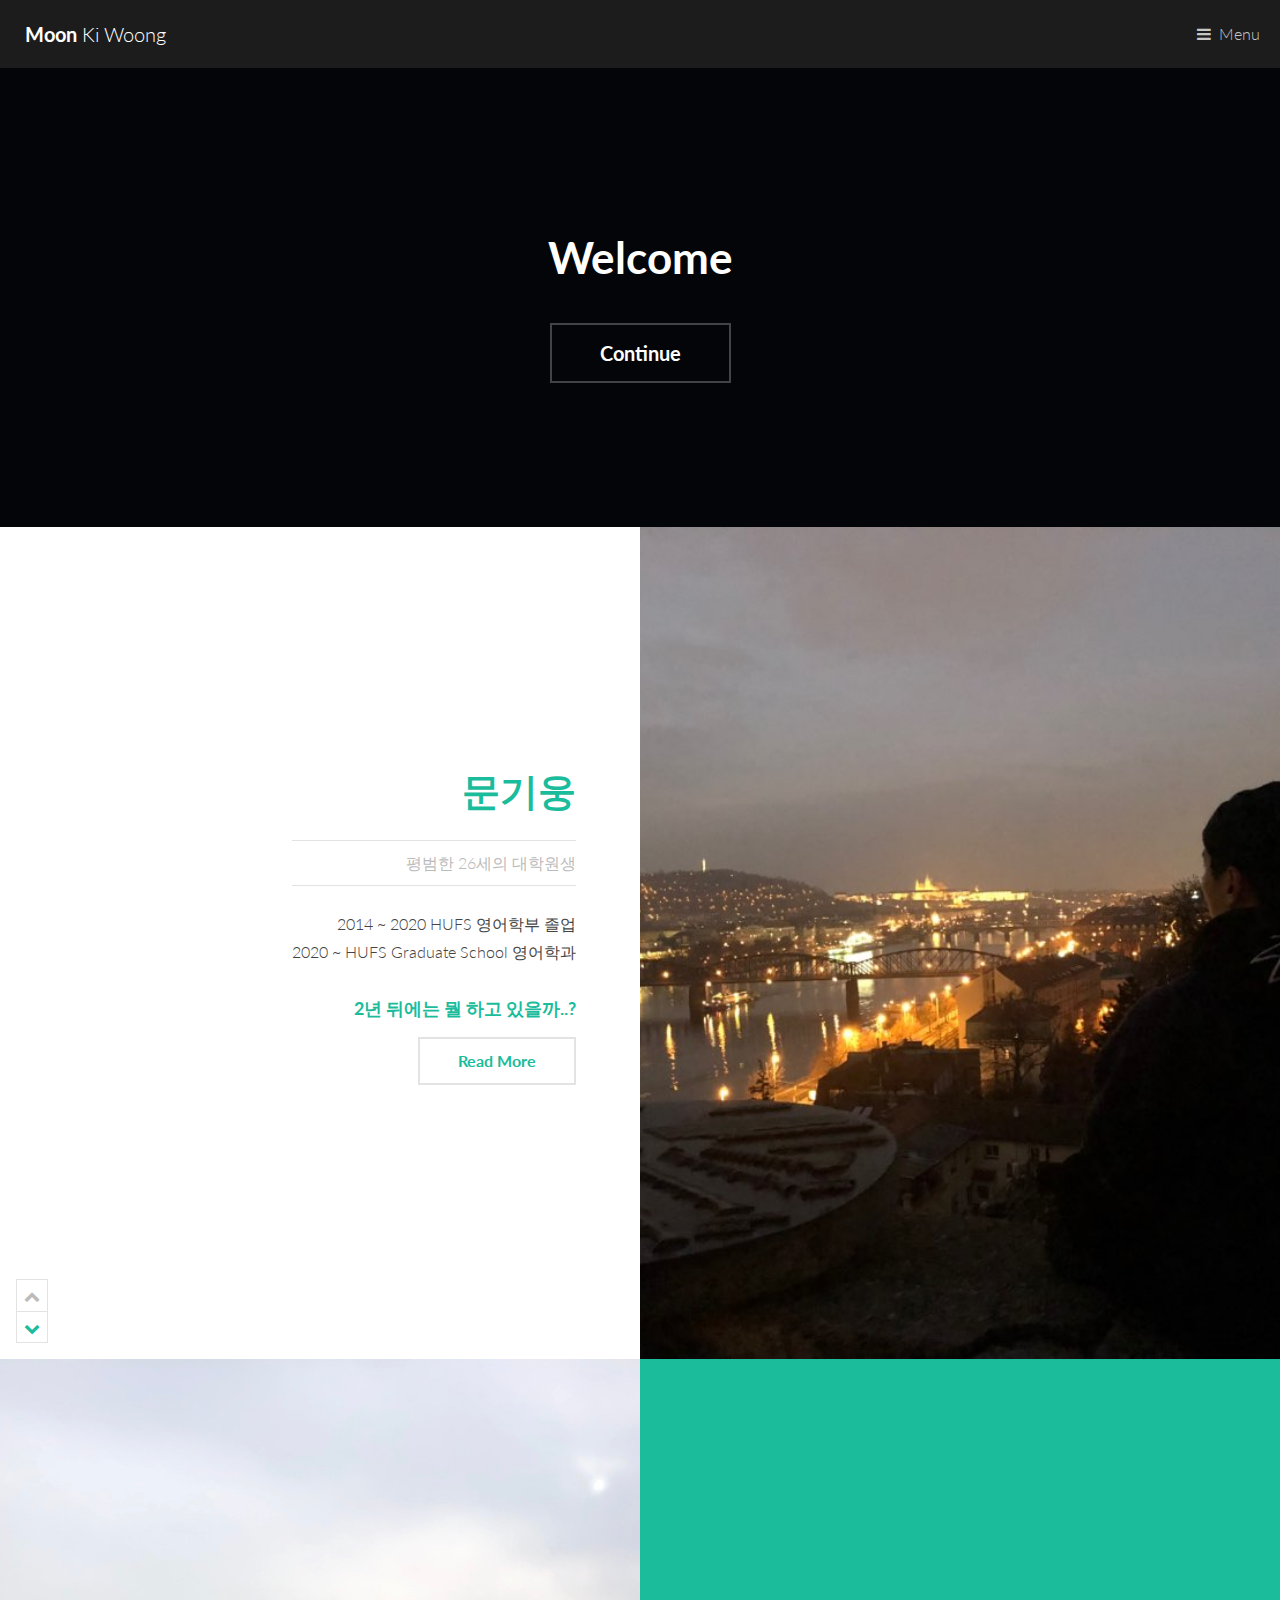
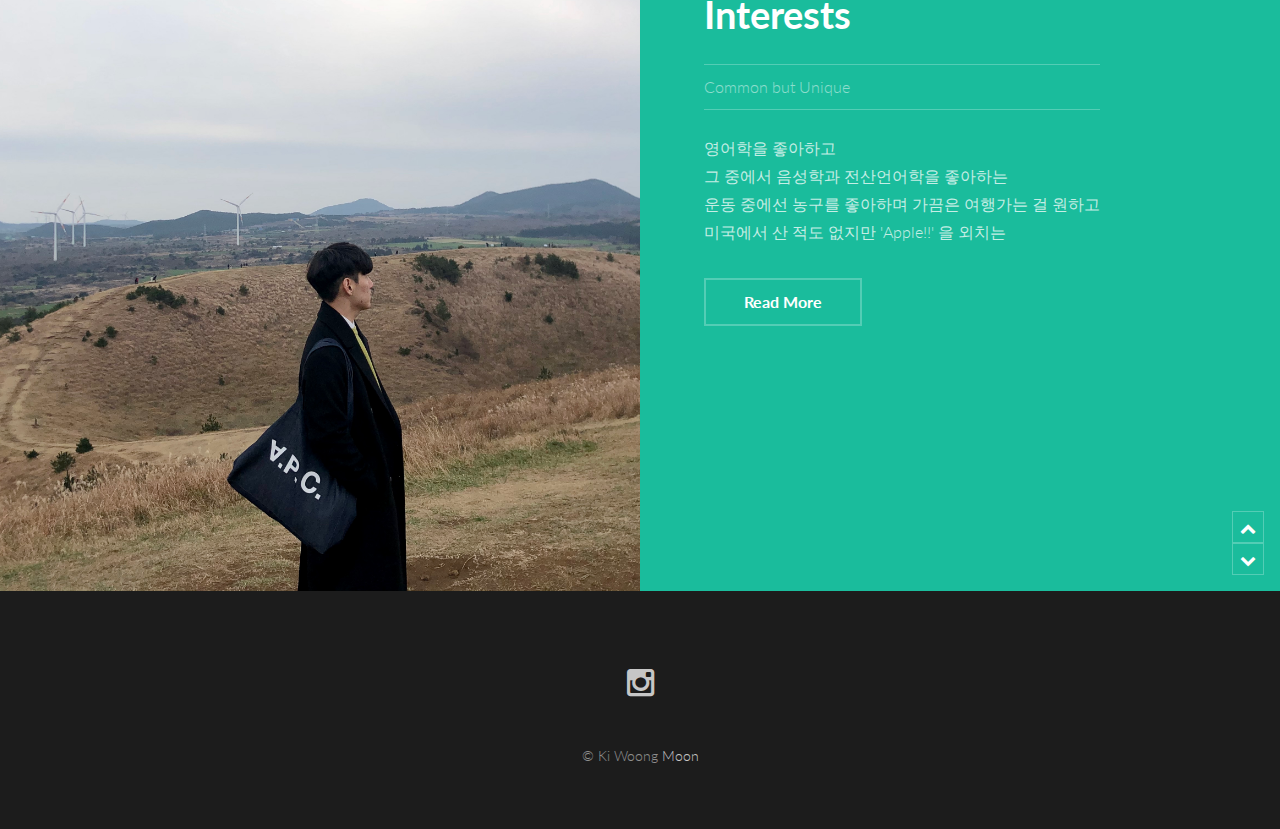
<file: index.html>
<!DOCTYPE HTML>

<html>
	<head>
		<title>Who Am I?</title>
		<meta charset="utf-8" />
		<meta name="viewport" content="width=device-width, initial-scale=1" />
		<link rel="stylesheet" href="assets/css/main.css" />
	</head>
	<body>

		<!-- Header -->
			<header id="header">
				<a href="index.html" class="logo"><strong>Moon</strong> Ki Woong</a>
				<nav>
					<a href="#menu">Menu</a>
				</nav>
			</header>

		<!-- Nav -->
			<nav id="menu">
				<ul class="links">
					<li><a href="index.html">Home</a></li>
					<li><a href="about.html">About</a></li>
					<li><a href="interests.html">Interests</a></li>
				</ul>
			</nav>

		<!-- Banner -->
			<section id="banner">
				<div class="inner">
					<h1>Welcome</h1>
					<ul class="actions">
						<li><a href="#one" class="button alt scrolly big">Continue</a></li>
					</ul>
				</div>
			</section>

		<!-- One -->
			<article id="one" class="post style1">
				<div class="image">
					<img src="images/pic14.jpeg" alt="" data-position="60% center" />
				</div>
				<div class="content">
					<div class="inner">
						<header>
							<h3>문기웅 </h3>
							<p class="info">평범한 26세의 대학원생</p>
						</header>
						<p>2014 ~ 2020 HUFS 영어학부 졸업<br>
						   2020 ~ HUFS Graduate School 영어학과<br></p>
						<h4>2년 뒤에는 뭘 하고 있을까..?</h4>
						<ul class="actions">
							<li><a href="about.html" class="button alt">Read More</a></li>
						</ul>
					</div>
					<div class="postnav">
						<a href="#" class="prev disabled"><span class="icon fa-chevron-up"></span></a>
						<a href="#two" class="scrolly next"><span class="icon fa-chevron-down"></span></a>
					</div>
				</div>
			</article>

		<!-- Two -->
			<article id="two" class="post invert style1 alt">
				<div class="image">
					<img src="images/pic013.jpg" alt="" data-position="50% center" />
				</div>
				<div class="content">
					<div class="inner">
						<header>
							<h3>Interests</h3>
							<p class="info">Common but Unique</p>
							
						</header>
							<p>영어학을 좋아하고<br>
								그 중에서 음성학과 전산언어학을 좋아하는<br>
							운동 중에선 농구를 좋아하며 가끔은 여행가는 걸 원하고<br>
							미국에서 산 적도 없지만 'Apple!!' 을 외치는</p>
							<h4></h4>
						<ul class="actions">
							<li><a href="interests.html" class="button alt">Read More</a></li>
						</ul>
					</div>
					<div class="postnav">
						<a href="#one" class="scrolly prev"><span class="icon fa-chevron-up"></span></a>
						<a href="#three" class="scrolly next"><span class="icon fa-chevron-down"></span></a>
					</div>
				</div>
			</article>

		


		<!-- Footer -->
			<footer id="footer">
				<ul class="icons">
					<li><a href="https://www.instagram.com/kiwoong_moon/" class="icon fa-instagram"><span class="label">Instagram</span></a></li>
				</ul>
				<div class="copyright">
					&copy; Ki Woong  <a href="https://www.instagram.com/kiwoong_moon/"> Moon</a>
				</div>
			</footer>

		<!-- Scripts -->
		<script src="assets/js/jquery.min.js"></script>
		<script src="assets/js/jquery.scrolly.min.js"></script>
		<script src="assets/js/skel.min.js"></script>
		<script src="assets/js/util.js"></script>
		<script src="assets/js/main.js"></script>

	</body>
</html>
</file>
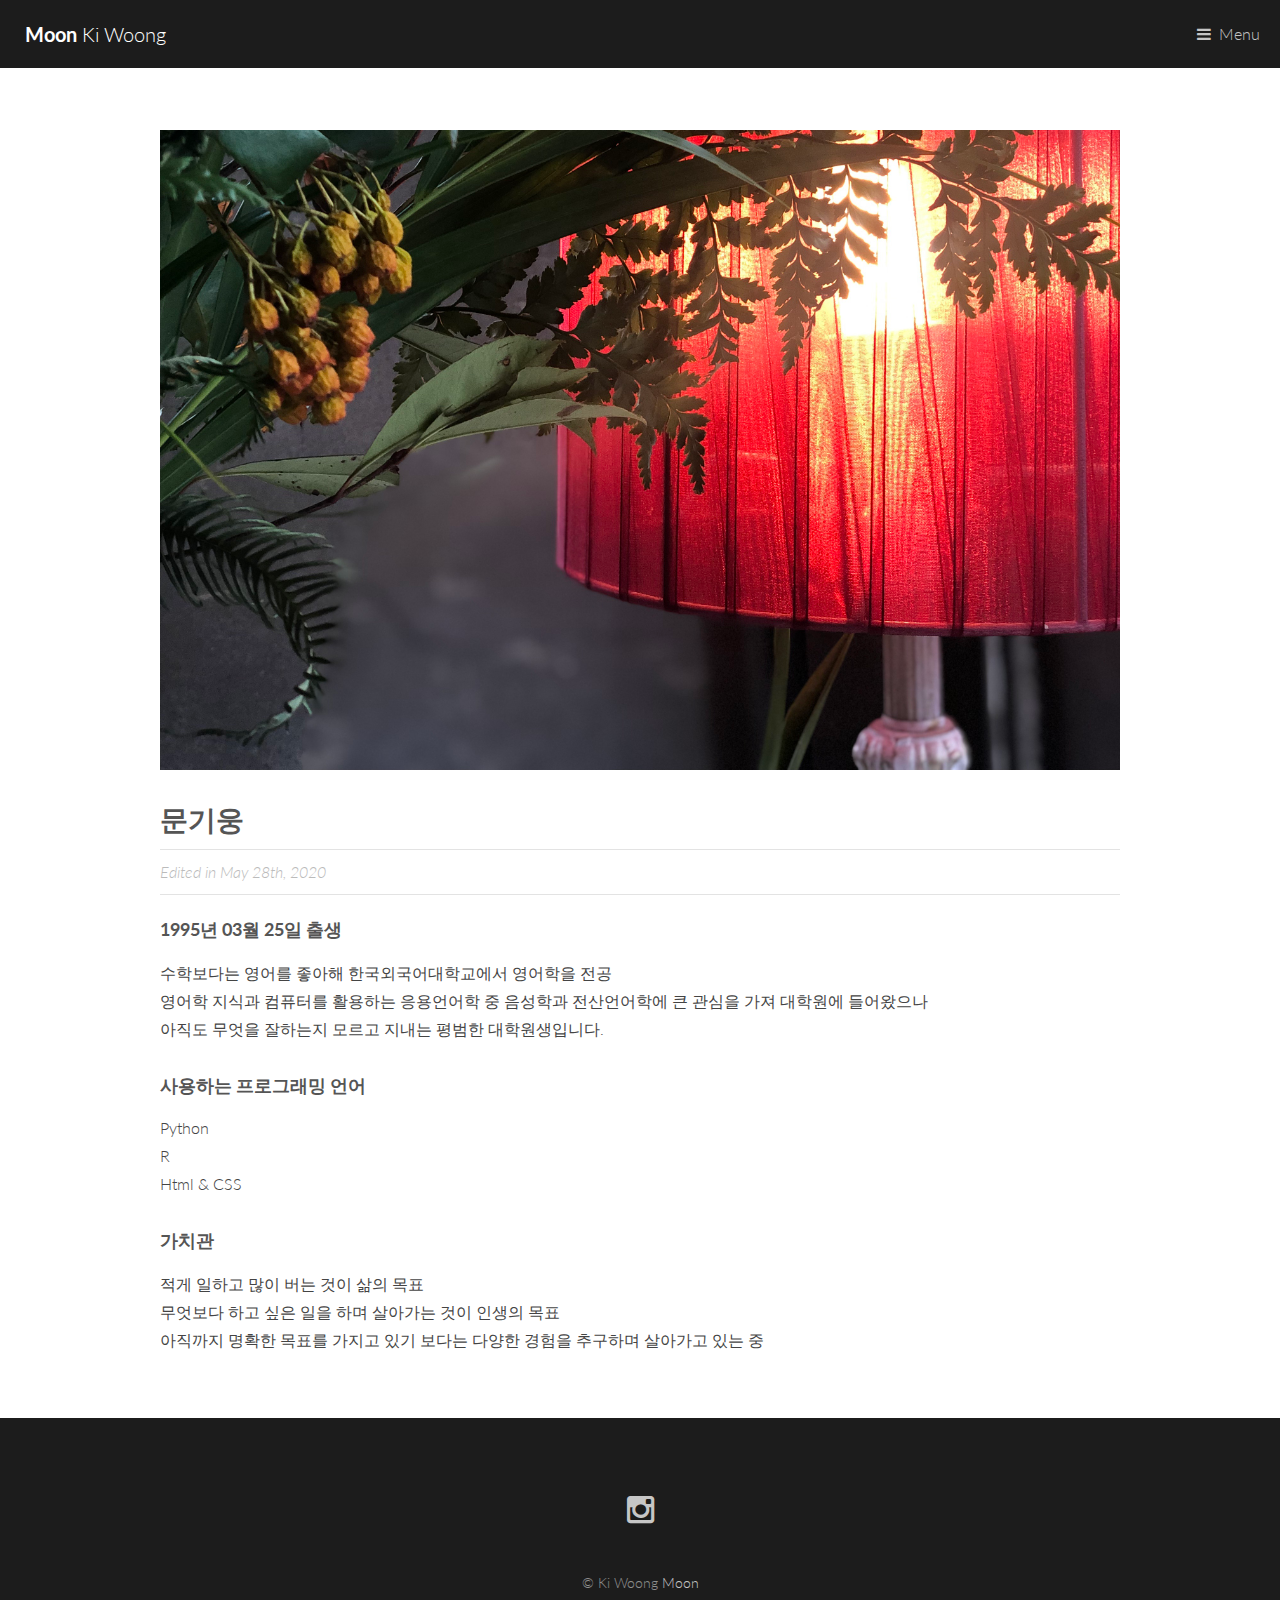
<file: about.html>
<!DOCTYPE HTML>
<!--
	Binary by TEMPLATED
	templated.co @templatedco
	Released for free under the Creative Commons Attribution 3.0 license (templated.co/license)
-->
<html>
	<head>
		<title>Who am I?</title>
		<meta charset="utf-8" />
		<meta name="viewport" content="width=device-width, initial-scale=1" />
		<link rel="stylesheet" href="assets/css/main.css" />
	</head>
	<body>

		<!-- Header -->
			<header id="header">
				<a href="index.html" class="logo"><strong>Moon</strong> Ki Woong</a>
				<nav>
					<a href="#menu">Menu</a>
				</nav>
			</header>

		<!-- Nav -->
			<nav id="menu">
				<ul class="links">
					<li><a href="index.html">Home</a></li>
					<li><a href="about.html">About</a></li>
					<li><a href="interests.html">Interest</a></li>
				</ul>
			</nav>

		<!-- Main -->
			<section id="main">
				<div class="inner">
					<div class="image fit">
						<img src="images/pic2.jpeg" alt="" />
					</div>
					<header>
						<h2>문기웅</h2>
						<p class="info"> Edited in May 28th, 2020</p>
					</header>
					<h4>1995년 03월 25일 출생</h4>
						<p>수학보다는 영어를 좋아해 한국외국어대학교에서 영어학을 전공<br>
						영어학 지식과 컴퓨터를 활용하는 응용언어학 중 음성학과 전산언어학에 큰 관심을 가져 대학원에 들어왔으나<br>
						아직도 무엇을 잘하는지 모르고 지내는 평범한 대학원생입니다.</p>
					<h4>사용하는 프로그래밍 언어</h4>
					<p>Python<br>
					R<br>
					Html & CSS</p>
					<h4>가치관</h4>
					<p>적게 일하고 많이 버는 것이 삶의 목표<br>
					   무엇보다 하고 싶은 일을 하며 살아가는 것이 인생의 목표<br>
					   아직까지 명확한 목표를 가지고 있기 보다는 다양한 경험을 추구하며 살아가고 있는 중
					</p>
				</div>
			</section>

		<!-- Footer -->
		<footer id="footer">
			<ul class="icons">
				<li><a href="https://www.instagram.com/kiwoong_moon/" class="icon fa-instagram"><span class="label">Instagram</span></a></li>
			</ul>
			<div class="copyright">
				&copy; Ki Woong  <a href="https://www.instagram.com/kiwoong_moon/"> Moon</a>
			</div>
		</footer>


		<!-- Scripts -->
			<script src="assets/js/jquery.min.js"></script>
			<script src="assets/js/jquery.scrolly.min.js"></script>
			<script src="assets/js/skel.min.js"></script>
			<script src="assets/js/util.js"></script>
			<script src="assets/js/main.js"></script>

	</body>
</html>
</file>
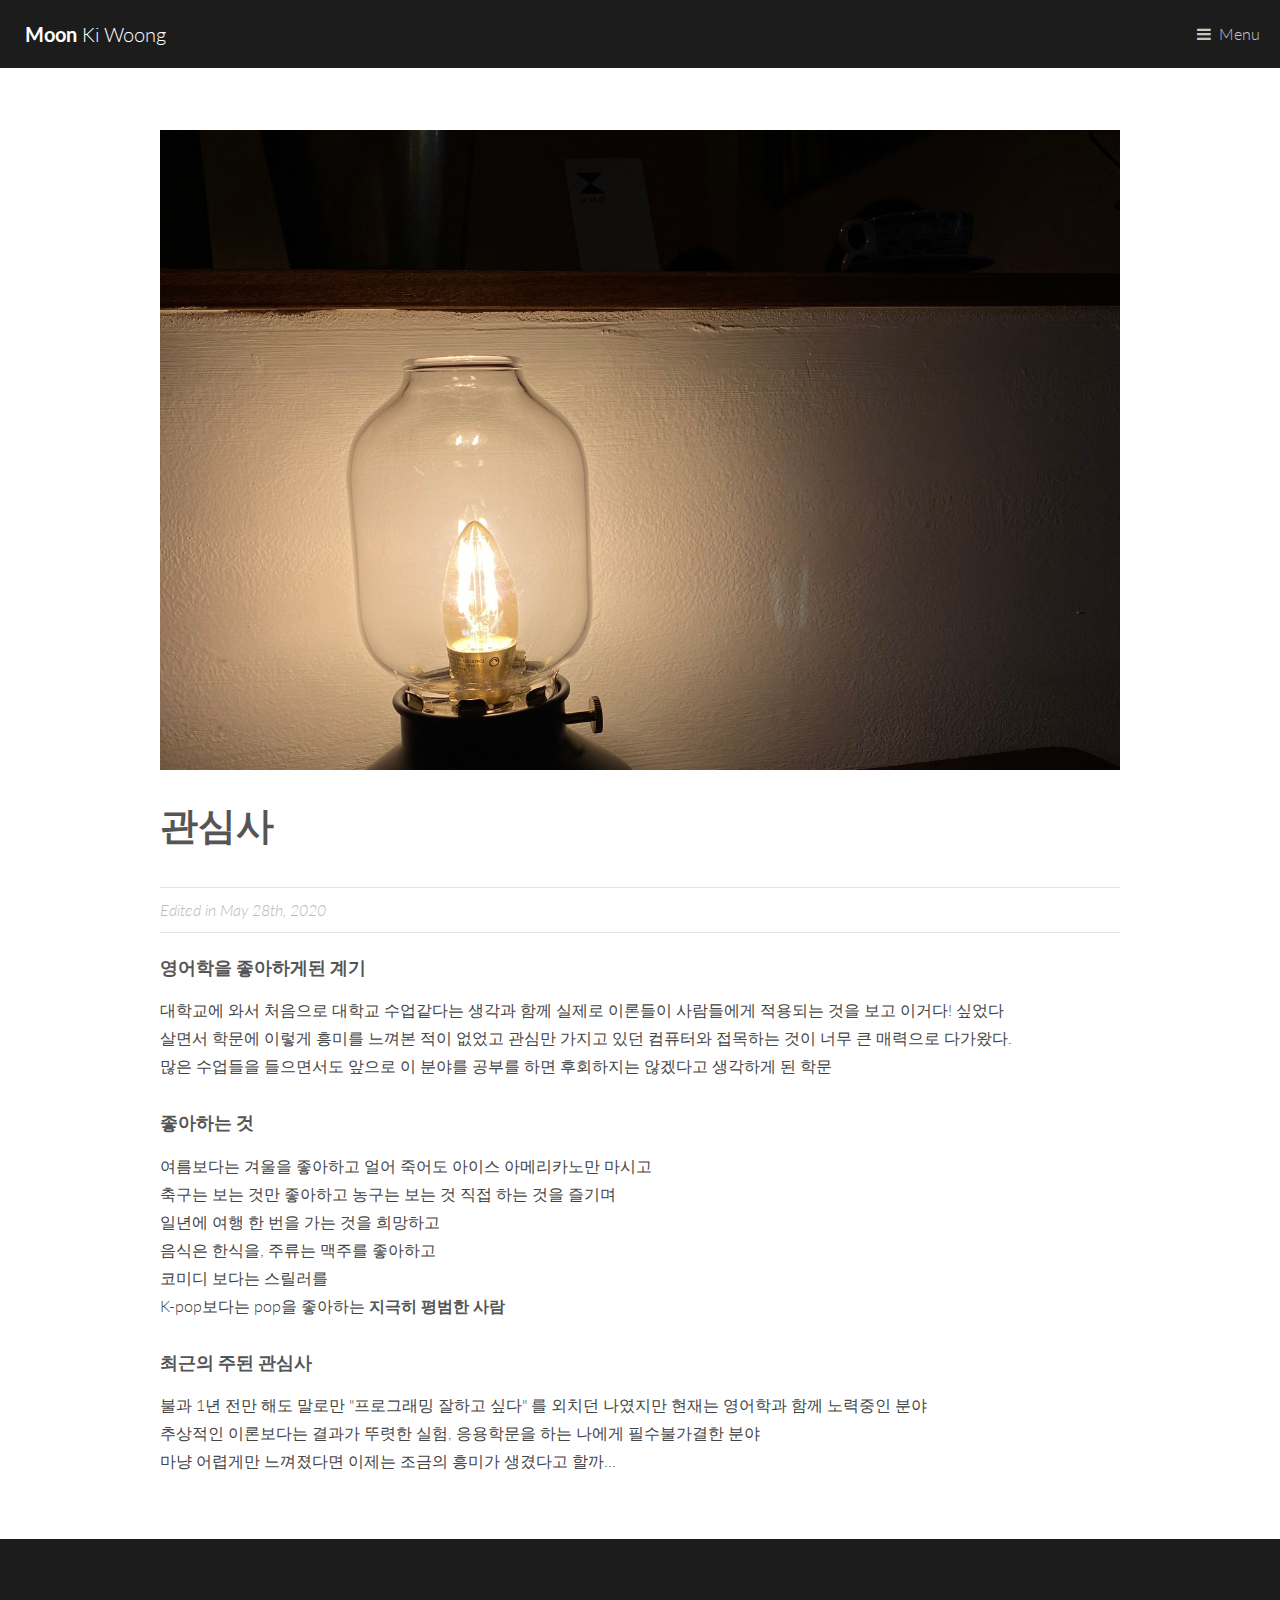
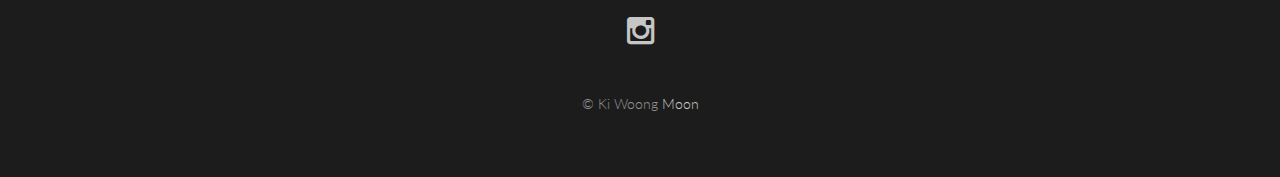
<file: interests.html>
<!DOCTYPE HTML>

<html>
	<head>
		<title>Who Am I?</title>
		<meta charset="utf-8" />
		<meta name="viewport" content="width=device-width, initial-scale=1" />
		<link rel="stylesheet" href="assets/css/main.css" />
	</head>
	<body>

		<!-- Header -->
			<header id="header">
				<a href="index.html" class="logo"><strong>Moon</strong> Ki Woong</a>
				<nav>
					<a href="#menu">Menu</a>
				</nav>
			</header>

		<!-- Nav -->
			<nav id="menu">
				<ul class="links">
					<li><a href="index.html">Home</a></li>
					<li><a href="about.html">About</a></li>
					<li><a href="interests.html">Interest</a></li>
				</ul>
			</nav>

		<!-- Main -->
			<section id="main">
				<div class="inner">
					<div class="image fit">
						<img src="images/pic11.jpeg" alt="" />
					</div>
					<header>
						<h1>관심사</h1>
						<p class="info">Edited in May 28th, 2020</p>
					</header>
                    <h4>영어학을 좋아하게된 계기</h4>
                    <p>대학교에 와서 처음으로 대학교 수업같다는 생각과 함께 실제로 이론들이 사람들에게 적용되는 것을 보고 이거다! 싶었다 <br>
                    살면서 학문에 이렇게 흥미를 느껴본 적이 없었고 관심만 가지고 있던 컴퓨터와 접목하는 것이 너무 큰 매력으로 다가왔다.<br>
                    많은 수업들을 들으면서도 앞으로 이 분야를 공부를 하면 후회하지는 않겠다고 생각하게 된 학문 </p>
                    <h4>좋아하는 것</h4>
                    <p> 
                        여름보다는 겨울을 좋아하고
                        얼어 죽어도 아이스 아메리카노만 마시고<br>
                        축구는 보는 것만 좋아하고 농구는 보는 것 직접 하는 것을 즐기며<br>
                        일년에 여행 한 번을 가는 것을 희망하고<br>
                        음식은 한식을, 주류는 맥주를 좋아하고<br>
                        코미디 보다는 스릴러를<br>
                        K-pop보다는 pop을 좋아하는 <strong>지극히 평범한 사람</strong>
                    </p>
                    <h4>최근의 주된 관심사</h4>
                    <p>불과 1년 전만 해도 말로만 "프로그래밍 잘하고 싶다" 를 외치던 나였지만 현재는 영어학과 함께 노력중인 분야<br>
                    추상적인 이론보다는 결과가 뚜렷한 실험, 응용학문을 하는 나에게 필수불가결한 분야 <br>
                    마냥 어렵게만 느껴졌다면 이제는 조금의 흥미가 생겼다고 할까... </p>
				</div>
			</section>

		<!-- Footer -->
        <footer id="footer">
            <ul class="icons">
                <li><a href="https://www.instagram.com/kiwoong_moon/" class="icon fa-instagram"><span class="label">Instagram</span></a></li>
            </ul>
            <div class="copyright">
                &copy; Ki Woong  <a href="https://www.instagram.com/kiwoong_moon/"> Moon</a>
            </div>
        </footer>


		<!-- Scripts -->
			<script src="assets/js/jquery.min.js"></script>
			<script src="assets/js/jquery.scrolly.min.js"></script>
			<script src="assets/js/skel.min.js"></script>
			<script src="assets/js/util.js"></script>
			<script src="assets/js/main.js"></script>

	</body>
</html>
</file>
<file: assets/css/main.css>
@charset "UTF-8";
@import url(font-awesome.min.css);
@import url("https://fonts.googleapis.com/css?family=Lato:300,700,300italic,700italic");



	html, body, div, span, applet, object, iframe, h1, h2, h3, h4, h5, h6, p, blockquote, pre, a, abbr, acronym, address, big, cite, code, del, dfn, em, img, ins, kbd, q, s, samp, small, strike, strong, sub, sup, tt, var, b, u, i, center, dl, dt, dd, ol, ul, li, fieldset, form, label, legend, table, caption, tbody, tfoot, thead, tr, th, td, article, aside, canvas, details, embed, figure, figcaption, footer, header, hgroup, menu, nav, output, ruby, section, summary, time, mark, audio, video {
		margin: 0;
		padding: 0;
		border: 0;
		font-size: 100%;
		font: inherit;
		vertical-align: baseline;
	}

	article, aside, details, figcaption, figure, footer, header, hgroup, menu, nav, section {
		display: block;
	}

	body {
		line-height: 1;
	}

	ol, ul {
		list-style: none;
	}

	blockquote, q {
		quotes: none;
	}

	blockquote:before, blockquote:after, q:before, q:after {
		content: '';
		content: none;
	}

	table {
		border-collapse: collapse;
		border-spacing: 0;
	}

	body {
		-webkit-text-size-adjust: none;
	}

/* Box Model */

	*, *:before, *:after {
		-moz-box-sizing: border-box;
		-webkit-box-sizing: border-box;
		box-sizing: border-box;
	}

/* Containers */

	.container {
		margin-left: auto;
		margin-right: auto;
	}

	.container.\31 25\25 {
		width: 100%;
		max-width: 100em;
		min-width: 80em;
	}

	.container.\37 5\25 {
		width: 60em;
	}

	.container.\35 0\25 {
		width: 40em;
	}

	.container.\32 5\25 {
		width: 20em;
	}

	.container {
		width: 80em;
	}

	@media screen and (max-width: 1680px) {

		.container.\31 25\25 {
			width: 100%;
			max-width: 100em;
			min-width: 80em;
		}

		.container.\37 5\25 {
			width: 60em;
		}

		.container.\35 0\25 {
			width: 40em;
		}

		.container.\32 5\25 {
			width: 20em;
		}

		.container {
			width: 80em;
		}

	}

	@media screen and (max-width: 1280px) {

		.container.\31 25\25 {
			width: 100%;
			max-width: 81.25em;
			min-width: 65em;
		}

		.container.\37 5\25 {
			width: 48.75em;
		}

		.container.\35 0\25 {
			width: 32.5em;
		}

		.container.\32 5\25 {
			width: 16.25em;
		}

		.container {
			width: 65em;
		}

	}

	@media screen and (max-width: 980px) {

		.container.\31 25\25 {
			width: 100%;
			max-width: 112.5%;
			min-width: 90%;
		}

		.container.\37 5\25 {
			width: 67.5%;
		}

		.container.\35 0\25 {
			width: 45%;
		}

		.container.\32 5\25 {
			width: 22.5%;
		}

		.container {
			width: 90%;
		}

	}

	@media screen and (max-width: 736px) {

		.container.\31 25\25 {
			width: 100%;
			max-width: 112.5%;
			min-width: 90%;
		}

		.container.\37 5\25 {
			width: 67.5%;
		}

		.container.\35 0\25 {
			width: 45%;
		}

		.container.\32 5\25 {
			width: 22.5%;
		}

		.container {
			width: 90% !important;
		}

	}

	@media screen and (max-width: 480px) {

		.container.\31 25\25 {
			width: 100%;
			max-width: 112.5%;
			min-width: 90%;
		}

		.container.\37 5\25 {
			width: 67.5%;
		}

		.container.\35 0\25 {
			width: 45%;
		}

		.container.\32 5\25 {
			width: 22.5%;
		}

		.container {
			width: 90% !important;
		}

	}

/* Grid */

	.row {
		border-bottom: solid 1px transparent;
		-moz-box-sizing: border-box;
		-webkit-box-sizing: border-box;
		box-sizing: border-box;
	}

	.row > * {
		float: left;
		-moz-box-sizing: border-box;
		-webkit-box-sizing: border-box;
		box-sizing: border-box;
	}

	.row:after, .row:before {
		content: '';
		display: block;
		clear: both;
		height: 0;
	}

	.row.uniform > * > :first-child {
		margin-top: 0;
	}

	.row.uniform > * > :last-child {
		margin-bottom: 0;
	}

	.row.\30 \25 > * {
		padding: 0 0 0 0em;
	}

	.row.\30 \25 {
		margin: 0 0 -1px 0em;
	}

	.row.uniform.\30 \25 > * {
		padding: 0em 0 0 0em;
	}

	.row.uniform.\30 \25 {
		margin: 0em 0 -1px 0em;
	}

	.row > * {
		padding: 0 0 0 2em;
	}

	.row {
		margin: 0 0 -1px -2em;
	}

	.row.uniform > * {
		padding: 2em 0 0 2em;
	}

	.row.uniform {
		margin: -2em 0 -1px -2em;
	}

	.row.\32 00\25 > * {
		padding: 0 0 0 4em;
	}

	.row.\32 00\25 {
		margin: 0 0 -1px -4em;
	}

	.row.uniform.\32 00\25 > * {
		padding: 4em 0 0 4em;
	}

	.row.uniform.\32 00\25 {
		margin: -4em 0 -1px -4em;
	}

	.row.\31 50\25 > * {
		padding: 0 0 0 3em;
	}

	.row.\31 50\25 {
		margin: 0 0 -1px -3em;
	}

	.row.uniform.\31 50\25 > * {
		padding: 3em 0 0 3em;
	}

	.row.uniform.\31 50\25 {
		margin: -3em 0 -1px -3em;
	}

	.row.\35 0\25 > * {
		padding: 0 0 0 1em;
	}

	.row.\35 0\25 {
		margin: 0 0 -1px -1em;
	}

	.row.uniform.\35 0\25 > * {
		padding: 1em 0 0 1em;
	}

	.row.uniform.\35 0\25 {
		margin: -1em 0 -1px -1em;
	}

	.row.\32 5\25 > * {
		padding: 0 0 0 0.5em;
	}

	.row.\32 5\25 {
		margin: 0 0 -1px -0.5em;
	}

	.row.uniform.\32 5\25 > * {
		padding: 0.5em 0 0 0.5em;
	}

	.row.uniform.\32 5\25 {
		margin: -0.5em 0 -1px -0.5em;
	}

	.\31 2u, .\31 2u\24 {
		width: 100%;
		clear: none;
		margin-left: 0;
	}

	.\31 1u, .\31 1u\24 {
		width: 91.6666666667%;
		clear: none;
		margin-left: 0;
	}

	.\31 0u, .\31 0u\24 {
		width: 83.3333333333%;
		clear: none;
		margin-left: 0;
	}

	.\39 u, .\39 u\24 {
		width: 75%;
		clear: none;
		margin-left: 0;
	}

	.\38 u, .\38 u\24 {
		width: 66.6666666667%;
		clear: none;
		margin-left: 0;
	}

	.\37 u, .\37 u\24 {
		width: 58.3333333333%;
		clear: none;
		margin-left: 0;
	}

	.\36 u, .\36 u\24 {
		width: 50%;
		clear: none;
		margin-left: 0;
	}

	.\35 u, .\35 u\24 {
		width: 41.6666666667%;
		clear: none;
		margin-left: 0;
	}

	.\34 u, .\34 u\24 {
		width: 33.3333333333%;
		clear: none;
		margin-left: 0;
	}

	.\33 u, .\33 u\24 {
		width: 25%;
		clear: none;
		margin-left: 0;
	}

	.\32 u, .\32 u\24 {
		width: 16.6666666667%;
		clear: none;
		margin-left: 0;
	}

	.\31 u, .\31 u\24 {
		width: 8.3333333333%;
		clear: none;
		margin-left: 0;
	}

	.\31 2u\24 + *,
	.\31 1u\24 + *,
	.\31 0u\24 + *,
	.\39 u\24 + *,
	.\38 u\24 + *,
	.\37 u\24 + *,
	.\36 u\24 + *,
	.\35 u\24 + *,
	.\34 u\24 + *,
	.\33 u\24 + *,
	.\32 u\24 + *,
	.\31 u\24 + * {
		clear: left;
	}

	.\-11u {
		margin-left: 91.66667%;
	}

	.\-10u {
		margin-left: 83.33333%;
	}

	.\-9u {
		margin-left: 75%;
	}

	.\-8u {
		margin-left: 66.66667%;
	}

	.\-7u {
		margin-left: 58.33333%;
	}

	.\-6u {
		margin-left: 50%;
	}

	.\-5u {
		margin-left: 41.66667%;
	}

	.\-4u {
		margin-left: 33.33333%;
	}

	.\-3u {
		margin-left: 25%;
	}

	.\-2u {
		margin-left: 16.66667%;
	}

	.\-1u {
		margin-left: 8.33333%;
	}

	@media screen and (max-width: 1680px) {

		.row > * {
			padding: 0 0 0 2em;
		}

		.row {
			margin: 0 0 -1px -2em;
		}

		.row.uniform > * {
			padding: 2em 0 0 2em;
		}

		.row.uniform {
			margin: -2em 0 -1px -2em;
		}

		.row.\32 00\25 > * {
			padding: 0 0 0 4em;
		}

		.row.\32 00\25 {
			margin: 0 0 -1px -4em;
		}

		.row.uniform.\32 00\25 > * {
			padding: 4em 0 0 4em;
		}

		.row.uniform.\32 00\25 {
			margin: -4em 0 -1px -4em;
		}

		.row.\31 50\25 > * {
			padding: 0 0 0 3em;
		}

		.row.\31 50\25 {
			margin: 0 0 -1px -3em;
		}

		.row.uniform.\31 50\25 > * {
			padding: 3em 0 0 3em;
		}

		.row.uniform.\31 50\25 {
			margin: -3em 0 -1px -3em;
		}

		.row.\35 0\25 > * {
			padding: 0 0 0 1em;
		}

		.row.\35 0\25 {
			margin: 0 0 -1px -1em;
		}

		.row.uniform.\35 0\25 > * {
			padding: 1em 0 0 1em;
		}

		.row.uniform.\35 0\25 {
			margin: -1em 0 -1px -1em;
		}

		.row.\32 5\25 > * {
			padding: 0 0 0 0.5em;
		}

		.row.\32 5\25 {
			margin: 0 0 -1px -0.5em;
		}

		.row.uniform.\32 5\25 > * {
			padding: 0.5em 0 0 0.5em;
		}

		.row.uniform.\32 5\25 {
			margin: -0.5em 0 -1px -0.5em;
		}

		.\31 2u\28xlarge\29, .\31 2u\24\28xlarge\29 {
			width: 100%;
			clear: none;
			margin-left: 0;
		}

		.\31 1u\28xlarge\29, .\31 1u\24\28xlarge\29 {
			width: 91.6666666667%;
			clear: none;
			margin-left: 0;
		}

		.\31 0u\28xlarge\29, .\31 0u\24\28xlarge\29 {
			width: 83.3333333333%;
			clear: none;
			margin-left: 0;
		}

		.\39 u\28xlarge\29, .\39 u\24\28xlarge\29 {
			width: 75%;
			clear: none;
			margin-left: 0;
		}

		.\38 u\28xlarge\29, .\38 u\24\28xlarge\29 {
			width: 66.6666666667%;
			clear: none;
			margin-left: 0;
		}

		.\37 u\28xlarge\29, .\37 u\24\28xlarge\29 {
			width: 58.3333333333%;
			clear: none;
			margin-left: 0;
		}

		.\36 u\28xlarge\29, .\36 u\24\28xlarge\29 {
			width: 50%;
			clear: none;
			margin-left: 0;
		}

		.\35 u\28xlarge\29, .\35 u\24\28xlarge\29 {
			width: 41.6666666667%;
			clear: none;
			margin-left: 0;
		}

		.\34 u\28xlarge\29, .\34 u\24\28xlarge\29 {
			width: 33.3333333333%;
			clear: none;
			margin-left: 0;
		}

		.\33 u\28xlarge\29, .\33 u\24\28xlarge\29 {
			width: 25%;
			clear: none;
			margin-left: 0;
		}

		.\32 u\28xlarge\29, .\32 u\24\28xlarge\29 {
			width: 16.6666666667%;
			clear: none;
			margin-left: 0;
		}

		.\31 u\28xlarge\29, .\31 u\24\28xlarge\29 {
			width: 8.3333333333%;
			clear: none;
			margin-left: 0;
		}

		.\31 2u\24\28xlarge\29 + *,
		.\31 1u\24\28xlarge\29 + *,
		.\31 0u\24\28xlarge\29 + *,
		.\39 u\24\28xlarge\29 + *,
		.\38 u\24\28xlarge\29 + *,
		.\37 u\24\28xlarge\29 + *,
		.\36 u\24\28xlarge\29 + *,
		.\35 u\24\28xlarge\29 + *,
		.\34 u\24\28xlarge\29 + *,
		.\33 u\24\28xlarge\29 + *,
		.\32 u\24\28xlarge\29 + *,
		.\31 u\24\28xlarge\29 + * {
			clear: left;
		}

		.\-11u\28xlarge\29 {
			margin-left: 91.66667%;
		}

		.\-10u\28xlarge\29 {
			margin-left: 83.33333%;
		}

		.\-9u\28xlarge\29 {
			margin-left: 75%;
		}

		.\-8u\28xlarge\29 {
			margin-left: 66.66667%;
		}

		.\-7u\28xlarge\29 {
			margin-left: 58.33333%;
		}

		.\-6u\28xlarge\29 {
			margin-left: 50%;
		}

		.\-5u\28xlarge\29 {
			margin-left: 41.66667%;
		}

		.\-4u\28xlarge\29 {
			margin-left: 33.33333%;
		}

		.\-3u\28xlarge\29 {
			margin-left: 25%;
		}

		.\-2u\28xlarge\29 {
			margin-left: 16.66667%;
		}

		.\-1u\28xlarge\29 {
			margin-left: 8.33333%;
		}

	}

	@media screen and (max-width: 1280px) {

		.row > * {
			padding: 0 0 0 1.5em;
		}

		.row {
			margin: 0 0 -1px -1.5em;
		}

		.row.uniform > * {
			padding: 1.5em 0 0 1.5em;
		}

		.row.uniform {
			margin: -1.5em 0 -1px -1.5em;
		}

		.row.\32 00\25 > * {
			padding: 0 0 0 3em;
		}

		.row.\32 00\25 {
			margin: 0 0 -1px -3em;
		}

		.row.uniform.\32 00\25 > * {
			padding: 3em 0 0 3em;
		}

		.row.uniform.\32 00\25 {
			margin: -3em 0 -1px -3em;
		}

		.row.\31 50\25 > * {
			padding: 0 0 0 2.25em;
		}

		.row.\31 50\25 {
			margin: 0 0 -1px -2.25em;
		}

		.row.uniform.\31 50\25 > * {
			padding: 2.25em 0 0 2.25em;
		}

		.row.uniform.\31 50\25 {
			margin: -2.25em 0 -1px -2.25em;
		}

		.row.\35 0\25 > * {
			padding: 0 0 0 0.75em;
		}

		.row.\35 0\25 {
			margin: 0 0 -1px -0.75em;
		}

		.row.uniform.\35 0\25 > * {
			padding: 0.75em 0 0 0.75em;
		}

		.row.uniform.\35 0\25 {
			margin: -0.75em 0 -1px -0.75em;
		}

		.row.\32 5\25 > * {
			padding: 0 0 0 0.375em;
		}

		.row.\32 5\25 {
			margin: 0 0 -1px -0.375em;
		}

		.row.uniform.\32 5\25 > * {
			padding: 0.375em 0 0 0.375em;
		}

		.row.uniform.\32 5\25 {
			margin: -0.375em 0 -1px -0.375em;
		}

		.\31 2u\28large\29, .\31 2u\24\28large\29 {
			width: 100%;
			clear: none;
			margin-left: 0;
		}

		.\31 1u\28large\29, .\31 1u\24\28large\29 {
			width: 91.6666666667%;
			clear: none;
			margin-left: 0;
		}

		.\31 0u\28large\29, .\31 0u\24\28large\29 {
			width: 83.3333333333%;
			clear: none;
			margin-left: 0;
		}

		.\39 u\28large\29, .\39 u\24\28large\29 {
			width: 75%;
			clear: none;
			margin-left: 0;
		}

		.\38 u\28large\29, .\38 u\24\28large\29 {
			width: 66.6666666667%;
			clear: none;
			margin-left: 0;
		}

		.\37 u\28large\29, .\37 u\24\28large\29 {
			width: 58.3333333333%;
			clear: none;
			margin-left: 0;
		}

		.\36 u\28large\29, .\36 u\24\28large\29 {
			width: 50%;
			clear: none;
			margin-left: 0;
		}

		.\35 u\28large\29, .\35 u\24\28large\29 {
			width: 41.6666666667%;
			clear: none;
			margin-left: 0;
		}

		.\34 u\28large\29, .\34 u\24\28large\29 {
			width: 33.3333333333%;
			clear: none;
			margin-left: 0;
		}

		.\33 u\28large\29, .\33 u\24\28large\29 {
			width: 25%;
			clear: none;
			margin-left: 0;
		}

		.\32 u\28large\29, .\32 u\24\28large\29 {
			width: 16.6666666667%;
			clear: none;
			margin-left: 0;
		}

		.\31 u\28large\29, .\31 u\24\28large\29 {
			width: 8.3333333333%;
			clear: none;
			margin-left: 0;
		}

		.\31 2u\24\28large\29 + *,
		.\31 1u\24\28large\29 + *,
		.\31 0u\24\28large\29 + *,
		.\39 u\24\28large\29 + *,
		.\38 u\24\28large\29 + *,
		.\37 u\24\28large\29 + *,
		.\36 u\24\28large\29 + *,
		.\35 u\24\28large\29 + *,
		.\34 u\24\28large\29 + *,
		.\33 u\24\28large\29 + *,
		.\32 u\24\28large\29 + *,
		.\31 u\24\28large\29 + * {
			clear: left;
		}

		.\-11u\28large\29 {
			margin-left: 91.66667%;
		}

		.\-10u\28large\29 {
			margin-left: 83.33333%;
		}

		.\-9u\28large\29 {
			margin-left: 75%;
		}

		.\-8u\28large\29 {
			margin-left: 66.66667%;
		}

		.\-7u\28large\29 {
			margin-left: 58.33333%;
		}

		.\-6u\28large\29 {
			margin-left: 50%;
		}

		.\-5u\28large\29 {
			margin-left: 41.66667%;
		}

		.\-4u\28large\29 {
			margin-left: 33.33333%;
		}

		.\-3u\28large\29 {
			margin-left: 25%;
		}

		.\-2u\28large\29 {
			margin-left: 16.66667%;
		}

		.\-1u\28large\29 {
			margin-left: 8.33333%;
		}

	}

	@media screen and (max-width: 980px) {

		.row > * {
			padding: 0 0 0 1.5em;
		}

		.row {
			margin: 0 0 -1px -1.5em;
		}

		.row.uniform > * {
			padding: 1.5em 0 0 1.5em;
		}

		.row.uniform {
			margin: -1.5em 0 -1px -1.5em;
		}

		.row.\32 00\25 > * {
			padding: 0 0 0 3em;
		}

		.row.\32 00\25 {
			margin: 0 0 -1px -3em;
		}

		.row.uniform.\32 00\25 > * {
			padding: 3em 0 0 3em;
		}

		.row.uniform.\32 00\25 {
			margin: -3em 0 -1px -3em;
		}

		.row.\31 50\25 > * {
			padding: 0 0 0 2.25em;
		}

		.row.\31 50\25 {
			margin: 0 0 -1px -2.25em;
		}

		.row.uniform.\31 50\25 > * {
			padding: 2.25em 0 0 2.25em;
		}

		.row.uniform.\31 50\25 {
			margin: -2.25em 0 -1px -2.25em;
		}

		.row.\35 0\25 > * {
			padding: 0 0 0 0.75em;
		}

		.row.\35 0\25 {
			margin: 0 0 -1px -0.75em;
		}

		.row.uniform.\35 0\25 > * {
			padding: 0.75em 0 0 0.75em;
		}

		.row.uniform.\35 0\25 {
			margin: -0.75em 0 -1px -0.75em;
		}

		.row.\32 5\25 > * {
			padding: 0 0 0 0.375em;
		}

		.row.\32 5\25 {
			margin: 0 0 -1px -0.375em;
		}

		.row.uniform.\32 5\25 > * {
			padding: 0.375em 0 0 0.375em;
		}

		.row.uniform.\32 5\25 {
			margin: -0.375em 0 -1px -0.375em;
		}

		.\31 2u\28medium\29, .\31 2u\24\28medium\29 {
			width: 100%;
			clear: none;
			margin-left: 0;
		}

		.\31 1u\28medium\29, .\31 1u\24\28medium\29 {
			width: 91.6666666667%;
			clear: none;
			margin-left: 0;
		}

		.\31 0u\28medium\29, .\31 0u\24\28medium\29 {
			width: 83.3333333333%;
			clear: none;
			margin-left: 0;
		}

		.\39 u\28medium\29, .\39 u\24\28medium\29 {
			width: 75%;
			clear: none;
			margin-left: 0;
		}

		.\38 u\28medium\29, .\38 u\24\28medium\29 {
			width: 66.6666666667%;
			clear: none;
			margin-left: 0;
		}

		.\37 u\28medium\29, .\37 u\24\28medium\29 {
			width: 58.3333333333%;
			clear: none;
			margin-left: 0;
		}

		.\36 u\28medium\29, .\36 u\24\28medium\29 {
			width: 50%;
			clear: none;
			margin-left: 0;
		}

		.\35 u\28medium\29, .\35 u\24\28medium\29 {
			width: 41.6666666667%;
			clear: none;
			margin-left: 0;
		}

		.\34 u\28medium\29, .\34 u\24\28medium\29 {
			width: 33.3333333333%;
			clear: none;
			margin-left: 0;
		}

		.\33 u\28medium\29, .\33 u\24\28medium\29 {
			width: 25%;
			clear: none;
			margin-left: 0;
		}

		.\32 u\28medium\29, .\32 u\24\28medium\29 {
			width: 16.6666666667%;
			clear: none;
			margin-left: 0;
		}

		.\31 u\28medium\29, .\31 u\24\28medium\29 {
			width: 8.3333333333%;
			clear: none;
			margin-left: 0;
		}

		.\31 2u\24\28medium\29 + *,
		.\31 1u\24\28medium\29 + *,
		.\31 0u\24\28medium\29 + *,
		.\39 u\24\28medium\29 + *,
		.\38 u\24\28medium\29 + *,
		.\37 u\24\28medium\29 + *,
		.\36 u\24\28medium\29 + *,
		.\35 u\24\28medium\29 + *,
		.\34 u\24\28medium\29 + *,
		.\33 u\24\28medium\29 + *,
		.\32 u\24\28medium\29 + *,
		.\31 u\24\28medium\29 + * {
			clear: left;
		}

		.\-11u\28medium\29 {
			margin-left: 91.66667%;
		}

		.\-10u\28medium\29 {
			margin-left: 83.33333%;
		}

		.\-9u\28medium\29 {
			margin-left: 75%;
		}

		.\-8u\28medium\29 {
			margin-left: 66.66667%;
		}

		.\-7u\28medium\29 {
			margin-left: 58.33333%;
		}

		.\-6u\28medium\29 {
			margin-left: 50%;
		}

		.\-5u\28medium\29 {
			margin-left: 41.66667%;
		}

		.\-4u\28medium\29 {
			margin-left: 33.33333%;
		}

		.\-3u\28medium\29 {
			margin-left: 25%;
		}

		.\-2u\28medium\29 {
			margin-left: 16.66667%;
		}

		.\-1u\28medium\29 {
			margin-left: 8.33333%;
		}

	}

	@media screen and (max-width: 736px) {

		.row > * {
			padding: 0 0 0 1.25em;
		}

		.row {
			margin: 0 0 -1px -1.25em;
		}

		.row.uniform > * {
			padding: 1.25em 0 0 1.25em;
		}

		.row.uniform {
			margin: -1.25em 0 -1px -1.25em;
		}

		.row.\32 00\25 > * {
			padding: 0 0 0 2.5em;
		}

		.row.\32 00\25 {
			margin: 0 0 -1px -2.5em;
		}

		.row.uniform.\32 00\25 > * {
			padding: 2.5em 0 0 2.5em;
		}

		.row.uniform.\32 00\25 {
			margin: -2.5em 0 -1px -2.5em;
		}

		.row.\31 50\25 > * {
			padding: 0 0 0 1.875em;
		}

		.row.\31 50\25 {
			margin: 0 0 -1px -1.875em;
		}

		.row.uniform.\31 50\25 > * {
			padding: 1.875em 0 0 1.875em;
		}

		.row.uniform.\31 50\25 {
			margin: -1.875em 0 -1px -1.875em;
		}

		.row.\35 0\25 > * {
			padding: 0 0 0 0.625em;
		}

		.row.\35 0\25 {
			margin: 0 0 -1px -0.625em;
		}

		.row.uniform.\35 0\25 > * {
			padding: 0.625em 0 0 0.625em;
		}

		.row.uniform.\35 0\25 {
			margin: -0.625em 0 -1px -0.625em;
		}

		.row.\32 5\25 > * {
			padding: 0 0 0 0.3125em;
		}

		.row.\32 5\25 {
			margin: 0 0 -1px -0.3125em;
		}

		.row.uniform.\32 5\25 > * {
			padding: 0.3125em 0 0 0.3125em;
		}

		.row.uniform.\32 5\25 {
			margin: -0.3125em 0 -1px -0.3125em;
		}

		.\31 2u\28small\29, .\31 2u\24\28small\29 {
			width: 100%;
			clear: none;
			margin-left: 0;
		}

		.\31 1u\28small\29, .\31 1u\24\28small\29 {
			width: 91.6666666667%;
			clear: none;
			margin-left: 0;
		}

		.\31 0u\28small\29, .\31 0u\24\28small\29 {
			width: 83.3333333333%;
			clear: none;
			margin-left: 0;
		}

		.\39 u\28small\29, .\39 u\24\28small\29 {
			width: 75%;
			clear: none;
			margin-left: 0;
		}

		.\38 u\28small\29, .\38 u\24\28small\29 {
			width: 66.6666666667%;
			clear: none;
			margin-left: 0;
		}

		.\37 u\28small\29, .\37 u\24\28small\29 {
			width: 58.3333333333%;
			clear: none;
			margin-left: 0;
		}

		.\36 u\28small\29, .\36 u\24\28small\29 {
			width: 50%;
			clear: none;
			margin-left: 0;
		}

		.\35 u\28small\29, .\35 u\24\28small\29 {
			width: 41.6666666667%;
			clear: none;
			margin-left: 0;
		}

		.\34 u\28small\29, .\34 u\24\28small\29 {
			width: 33.3333333333%;
			clear: none;
			margin-left: 0;
		}

		.\33 u\28small\29, .\33 u\24\28small\29 {
			width: 25%;
			clear: none;
			margin-left: 0;
		}

		.\32 u\28small\29, .\32 u\24\28small\29 {
			width: 16.6666666667%;
			clear: none;
			margin-left: 0;
		}

		.\31 u\28small\29, .\31 u\24\28small\29 {
			width: 8.3333333333%;
			clear: none;
			margin-left: 0;
		}

		.\31 2u\24\28small\29 + *,
		.\31 1u\24\28small\29 + *,
		.\31 0u\24\28small\29 + *,
		.\39 u\24\28small\29 + *,
		.\38 u\24\28small\29 + *,
		.\37 u\24\28small\29 + *,
		.\36 u\24\28small\29 + *,
		.\35 u\24\28small\29 + *,
		.\34 u\24\28small\29 + *,
		.\33 u\24\28small\29 + *,
		.\32 u\24\28small\29 + *,
		.\31 u\24\28small\29 + * {
			clear: left;
		}

		.\-11u\28small\29 {
			margin-left: 91.66667%;
		}

		.\-10u\28small\29 {
			margin-left: 83.33333%;
		}

		.\-9u\28small\29 {
			margin-left: 75%;
		}

		.\-8u\28small\29 {
			margin-left: 66.66667%;
		}

		.\-7u\28small\29 {
			margin-left: 58.33333%;
		}

		.\-6u\28small\29 {
			margin-left: 50%;
		}

		.\-5u\28small\29 {
			margin-left: 41.66667%;
		}

		.\-4u\28small\29 {
			margin-left: 33.33333%;
		}

		.\-3u\28small\29 {
			margin-left: 25%;
		}

		.\-2u\28small\29 {
			margin-left: 16.66667%;
		}

		.\-1u\28small\29 {
			margin-left: 8.33333%;
		}

	}

	@media screen and (max-width: 480px) {

		.row > * {
			padding: 0 0 0 1.25em;
		}

		.row {
			margin: 0 0 -1px -1.25em;
		}

		.row.uniform > * {
			padding: 1.25em 0 0 1.25em;
		}

		.row.uniform {
			margin: -1.25em 0 -1px -1.25em;
		}

		.row.\32 00\25 > * {
			padding: 0 0 0 2.5em;
		}

		.row.\32 00\25 {
			margin: 0 0 -1px -2.5em;
		}

		.row.uniform.\32 00\25 > * {
			padding: 2.5em 0 0 2.5em;
		}

		.row.uniform.\32 00\25 {
			margin: -2.5em 0 -1px -2.5em;
		}

		.row.\31 50\25 > * {
			padding: 0 0 0 1.875em;
		}

		.row.\31 50\25 {
			margin: 0 0 -1px -1.875em;
		}

		.row.uniform.\31 50\25 > * {
			padding: 1.875em 0 0 1.875em;
		}

		.row.uniform.\31 50\25 {
			margin: -1.875em 0 -1px -1.875em;
		}

		.row.\35 0\25 > * {
			padding: 0 0 0 0.625em;
		}

		.row.\35 0\25 {
			margin: 0 0 -1px -0.625em;
		}

		.row.uniform.\35 0\25 > * {
			padding: 0.625em 0 0 0.625em;
		}

		.row.uniform.\35 0\25 {
			margin: -0.625em 0 -1px -0.625em;
		}

		.row.\32 5\25 > * {
			padding: 0 0 0 0.3125em;
		}

		.row.\32 5\25 {
			margin: 0 0 -1px -0.3125em;
		}

		.row.uniform.\32 5\25 > * {
			padding: 0.3125em 0 0 0.3125em;
		}

		.row.uniform.\32 5\25 {
			margin: -0.3125em 0 -1px -0.3125em;
		}

		.\31 2u\28xsmall\29, .\31 2u\24\28xsmall\29 {
			width: 100%;
			clear: none;
			margin-left: 0;
		}

		.\31 1u\28xsmall\29, .\31 1u\24\28xsmall\29 {
			width: 91.6666666667%;
			clear: none;
			margin-left: 0;
		}

		.\31 0u\28xsmall\29, .\31 0u\24\28xsmall\29 {
			width: 83.3333333333%;
			clear: none;
			margin-left: 0;
		}

		.\39 u\28xsmall\29, .\39 u\24\28xsmall\29 {
			width: 75%;
			clear: none;
			margin-left: 0;
		}

		.\38 u\28xsmall\29, .\38 u\24\28xsmall\29 {
			width: 66.6666666667%;
			clear: none;
			margin-left: 0;
		}

		.\37 u\28xsmall\29, .\37 u\24\28xsmall\29 {
			width: 58.3333333333%;
			clear: none;
			margin-left: 0;
		}

		.\36 u\28xsmall\29, .\36 u\24\28xsmall\29 {
			width: 50%;
			clear: none;
			margin-left: 0;
		}

		.\35 u\28xsmall\29, .\35 u\24\28xsmall\29 {
			width: 41.6666666667%;
			clear: none;
			margin-left: 0;
		}

		.\34 u\28xsmall\29, .\34 u\24\28xsmall\29 {
			width: 33.3333333333%;
			clear: none;
			margin-left: 0;
		}

		.\33 u\28xsmall\29, .\33 u\24\28xsmall\29 {
			width: 25%;
			clear: none;
			margin-left: 0;
		}

		.\32 u\28xsmall\29, .\32 u\24\28xsmall\29 {
			width: 16.6666666667%;
			clear: none;
			margin-left: 0;
		}

		.\31 u\28xsmall\29, .\31 u\24\28xsmall\29 {
			width: 8.3333333333%;
			clear: none;
			margin-left: 0;
		}

		.\31 2u\24\28xsmall\29 + *,
		.\31 1u\24\28xsmall\29 + *,
		.\31 0u\24\28xsmall\29 + *,
		.\39 u\24\28xsmall\29 + *,
		.\38 u\24\28xsmall\29 + *,
		.\37 u\24\28xsmall\29 + *,
		.\36 u\24\28xsmall\29 + *,
		.\35 u\24\28xsmall\29 + *,
		.\34 u\24\28xsmall\29 + *,
		.\33 u\24\28xsmall\29 + *,
		.\32 u\24\28xsmall\29 + *,
		.\31 u\24\28xsmall\29 + * {
			clear: left;
		}

		.\-11u\28xsmall\29 {
			margin-left: 91.66667%;
		}

		.\-10u\28xsmall\29 {
			margin-left: 83.33333%;
		}

		.\-9u\28xsmall\29 {
			margin-left: 75%;
		}

		.\-8u\28xsmall\29 {
			margin-left: 66.66667%;
		}

		.\-7u\28xsmall\29 {
			margin-left: 58.33333%;
		}

		.\-6u\28xsmall\29 {
			margin-left: 50%;
		}

		.\-5u\28xsmall\29 {
			margin-left: 41.66667%;
		}

		.\-4u\28xsmall\29 {
			margin-left: 33.33333%;
		}

		.\-3u\28xsmall\29 {
			margin-left: 25%;
		}

		.\-2u\28xsmall\29 {
			margin-left: 16.66667%;
		}

		.\-1u\28xsmall\29 {
			margin-left: 8.33333%;
		}

	}

/* Basic */

	@-ms-viewport {
		width: device-width;
	}

	body {
		-ms-overflow-style: scrollbar;
	}

	@media screen and (max-width: 480px) {

		html, body {
			min-width: 320px;
		}

	}

	body {
		background: #fff;
	}

		body.is-loading *, body.is-loading *:before, body.is-loading *:after {
			-moz-animation: none !important;
			-webkit-animation: none !important;
			-ms-animation: none !important;
			animation: none !important;
			-moz-transition: none !important;
			-webkit-transition: none !important;
			-ms-transition: none !important;
			transition: none !important;
		}

/* Type */

	body {
		background-color: #fff;
		color: #444;
	}

	body, input, select, textarea {
		font-family: "Lato", Arial, Helvetica, sans-serif;
		font-size: 16pt;
		font-weight: 300;
		line-height: 1.75;
	}

		@media screen and (max-width: 1680px) {

			body, input, select, textarea {
				font-size: 13pt;
			}

		}

		@media screen and (max-width: 1280px) {

			body, input, select, textarea {
				font-size: 12pt;
			}

		}

	a {
		text-decoration: none;
	}

		a:hover {
			text-decoration: underline;
		}

	strong, b {
		font-weight: 700;
	}

	em, i {
		font-style: italic;
	}

	p {
		margin: 0 0 2em 0;
	}

	h1, h2, h3, h4, h5, h6 {
		font-weight: 700;
		line-height: 1.25;
		margin: 0 0 1em 0;
	}

		h1 a, h2 a, h3 a, h4 a, h5 a, h6 a {
			color: inherit;
		}

	h1 {
		font-size: 2.35em;
	}

	h2 {
		font-size: 1.75em;
	}

	h3 {
		font-size: 1.35em;
	}

	h4 {
		font-size: 1.1em;
	}

	h5 {
		font-size: 0.9em;
	}

	h6 {
		font-size: 0.7em;
	}

	sub {
		font-size: 0.8em;
		position: relative;
		top: 0.5em;
	}

	sup {
		font-size: 0.8em;
		position: relative;
		top: -0.5em;
	}

	blockquote {
		border-left: solid 4px;
		font-style: italic;
		margin: 0 0 2em 0;
		padding: 0.5em 0 0.5em 2em;
	}

	code {
		border-radius: 0;
		border: solid 1px;
		font-family: "Courier New", monospace;
		font-size: 0.9em;
		margin: 0 0.25em;
		padding: 0.25em 0.65em;
	}

	pre {
		-webkit-overflow-scrolling: touch;
		font-family: "Courier New", monospace;
		font-size: 0.9em;
		margin: 0 0 2em 0;
	}

		pre code {
			display: block;
			line-height: 1.75;
			padding: 1em 1.5em;
			overflow-x: auto;
		}

	hr {
		border: 0;
		border-bottom: solid 1px;
		margin: 2em 0;
	}

		hr.major {
			margin: 3em 0;
		}

	.align-left {
		text-align: left;
	}

	.align-center {
		text-align: center;
	}

	.align-right {
		text-align: right;
	}

	input, select, textarea {
		color: #555;
	}

	a {
		color: #1abc9c;
	}

	strong, b {
		color: #555;
	}

	h1, h2, h3, h4, h5, h6 {
		color: #555;
	}

	blockquote {
		border-left-color: rgba(144, 144, 144, 0.25);
	}

	code {
		background: rgba(144, 144, 144, 0.075);
		border-color: rgba(144, 144, 144, 0.25);
	}

	hr {
		border-bottom-color: rgba(144, 144, 144, 0.25);
	}

/* Box */

	.box {
		border-radius: 0;
		border: solid 1px;
		margin-bottom: 2em;
		padding: 1.5em;
	}

		.box > :last-child,
		.box > :last-child > :last-child,
		.box > :last-child > :last-child > :last-child {
			margin-bottom: 0;
		}

		.box.alt {
			border: 0;
			border-radius: 0;
			padding: 0;
		}

	.box {
		border-color: rgba(144, 144, 144, 0.25);
	}

/* Button */

	input[type="submit"],
	input[type="reset"],
	input[type="button"],
	button,
	.button {
		-moz-appearance: none;
		-webkit-appearance: none;
		-ms-appearance: none;
		appearance: none;
		-moz-transition: background-color 0.2s ease-in-out, color 0.2s ease-in-out;
		-webkit-transition: background-color 0.2s ease-in-out, color 0.2s ease-in-out;
		-ms-transition: background-color 0.2s ease-in-out, color 0.2s ease-in-out;
		transition: background-color 0.2s ease-in-out, color 0.2s ease-in-out;
		border-radius: 0;
		border: 0;
		cursor: pointer;
		display: inline-block;
		font-weight: 700;
		height: 3em;
		line-height: 3em;
		padding: 0 2.5em;
		text-align: center;
		text-decoration: none;
		white-space: nowrap;
	}

		input[type="submit"]:hover,
		input[type="reset"]:hover,
		input[type="button"]:hover,
		button:hover,
		.button:hover {
			text-decoration: none;
		}

		input[type="submit"].icon,
		input[type="reset"].icon,
		input[type="button"].icon,
		button.icon,
		.button.icon {
			padding-left: 1.35em;
		}

			input[type="submit"].icon:before,
			input[type="reset"].icon:before,
			input[type="button"].icon:before,
			button.icon:before,
			.button.icon:before {
				margin-right: 0.5em;
			}

		input[type="submit"].fit,
		input[type="reset"].fit,
		input[type="button"].fit,
		button.fit,
		.button.fit {
			display: block;
			margin: 0 0 1em 0;
			width: 100%;
		}

		input[type="submit"].small,
		input[type="reset"].small,
		input[type="button"].small,
		button.small,
		.button.small {
			font-size: 0.8em;
		}

		input[type="submit"].big,
		input[type="reset"].big,
		input[type="button"].big,
		button.big,
		.button.big {
			font-size: 1.25em;
		}

		input[type="submit"].disabled, input[type="submit"]:disabled,
		input[type="reset"].disabled,
		input[type="reset"]:disabled,
		input[type="button"].disabled,
		input[type="button"]:disabled,
		button.disabled,
		button:disabled,
		.button.disabled,
		.button:disabled {
			-moz-pointer-events: none;
			-webkit-pointer-events: none;
			-ms-pointer-events: none;
			pointer-events: none;
			opacity: 0.25;
		}

		@media screen and (max-width: 480px) {

			input[type="submit"],
			input[type="reset"],
			input[type="button"],
			button,
			.button {
				padding: 0;
			}

		}

	input[type="submit"],
	input[type="reset"],
	input[type="button"],
	button,
	.button {
		background-color: #1abc9c;
		color: #fff !important;
	}

		input[type="submit"]:hover,
		input[type="reset"]:hover,
		input[type="button"]:hover,
		button:hover,
		.button:hover {
			background-color: #1dd2af;
		}

		input[type="submit"]:active,
		input[type="reset"]:active,
		input[type="button"]:active,
		button:active,
		.button:active {
			background-color: #17a689;
		}

		input[type="submit"].alt,
		input[type="reset"].alt,
		input[type="button"].alt,
		button.alt,
		.button.alt {
			background-color: transparent;
			box-shadow: inset 0 0 0 2px rgba(144, 144, 144, 0.25);
			color: #555 !important;
		}

			input[type="submit"].alt:hover,
			input[type="reset"].alt:hover,
			input[type="button"].alt:hover,
			button.alt:hover,
			.button.alt:hover {
				background-color: rgba(144, 144, 144, 0.075);
			}

			input[type="submit"].alt:active,
			input[type="reset"].alt:active,
			input[type="button"].alt:active,
			button.alt:active,
			.button.alt:active {
				background-color: rgba(144, 144, 144, 0.2);
			}

			input[type="submit"].alt.icon:before,
			input[type="reset"].alt.icon:before,
			input[type="button"].alt.icon:before,
			button.alt.icon:before,
			.button.alt.icon:before {
				color: #bbb;
			}

		input[type="submit"].special,
		input[type="reset"].special,
		input[type="button"].special,
		button.special,
		.button.special {
			background-color: #3498db;
			color: #fff !important;
		}

			input[type="submit"].special:hover,
			input[type="reset"].special:hover,
			input[type="button"].special:hover,
			button.special:hover,
			.button.special:hover {
				background-color: #4aa3df;
			}

			input[type="submit"].special:active,
			input[type="reset"].special:active,
			input[type="button"].special:active,
			button.special:active,
			.button.special:active {
				background-color: #258cd1;
			}

/* Form */

	form {
		margin: 0 0 2em 0;
	}

	label {
		display: block;
		font-size: 0.9em;
		font-weight: 700;
		margin: 0 0 1em 0;
	}

	input[type="text"],
	input[type="password"],
	input[type="email"],
	select,
	textarea {
		-moz-appearance: none;
		-webkit-appearance: none;
		-ms-appearance: none;
		appearance: none;
		border-radius: 0;
		border: none;
		border: solid 1px;
		color: inherit;
		display: block;
		outline: 0;
		padding: 0 1em;
		text-decoration: none;
		width: 100%;
	}

		input[type="text"]:invalid,
		input[type="password"]:invalid,
		input[type="email"]:invalid,
		select:invalid,
		textarea:invalid {
			box-shadow: none;
		}

	.select-wrapper {
		text-decoration: none;
		display: block;
		position: relative;
	}

		.select-wrapper:before {
			-moz-osx-font-smoothing: grayscale;
			-webkit-font-smoothing: antialiased;
			font-family: FontAwesome;
			font-style: normal;
			font-weight: normal;
			text-transform: none !important;
		}

		.select-wrapper:before {
			content: '\f078';
			display: block;
			height: 2.75em;
			line-height: 2.75em;
			pointer-events: none;
			position: absolute;
			right: 0;
			text-align: center;
			top: 0;
			width: 2.75em;
		}

		.select-wrapper select::-ms-expand {
			display: none;
		}

	input[type="text"],
	input[type="password"],
	input[type="email"],
	select {
		height: 2.75em;
	}

	textarea {
		padding: 0.75em 1em;
	}

	input[type="checkbox"],
	input[type="radio"] {
		-moz-appearance: none;
		-webkit-appearance: none;
		-ms-appearance: none;
		appearance: none;
		display: block;
		float: left;
		margin-right: -2em;
		opacity: 0;
		width: 1em;
		z-index: -1;
	}

		input[type="checkbox"] + label,
		input[type="radio"] + label {
			text-decoration: none;
			cursor: pointer;
			display: inline-block;
			font-size: 1em;
			font-weight: 300;
			padding-left: 2.4em;
			padding-right: 0.75em;
			position: relative;
		}

			input[type="checkbox"] + label:before,
			input[type="radio"] + label:before {
				-moz-osx-font-smoothing: grayscale;
				-webkit-font-smoothing: antialiased;
				font-family: FontAwesome;
				font-style: normal;
				font-weight: normal;
				text-transform: none !important;
			}

			input[type="checkbox"] + label:before,
			input[type="radio"] + label:before {
				border-radius: 0;
				border: solid 1px;
				content: '';
				display: inline-block;
				height: 1.65em;
				left: 0;
				line-height: 1.58125em;
				position: absolute;
				text-align: center;
				top: 0;
				width: 1.65em;
			}

		input[type="checkbox"]:checked + label:before,
		input[type="radio"]:checked + label:before {
			content: '\f00c';
		}

	input[type="checkbox"] + label:before {
		border-radius: 0;
	}

	input[type="radio"] + label:before {
		border-radius: 100%;
	}

	::-webkit-input-placeholder {
		opacity: 1.0;
	}

	:-moz-placeholder {
		opacity: 1.0;
	}

	::-moz-placeholder {
		opacity: 1.0;
	}

	:-ms-input-placeholder {
		opacity: 1.0;
	}

	.formerize-placeholder {
		opacity: 1.0;
	}

	label {
		color: #555;
	}

	input[type="text"],
	input[type="password"],
	input[type="email"],
	select,
	textarea {
		background: rgba(144, 144, 144, 0.075);
		border-color: rgba(144, 144, 144, 0.25);
	}

		input[type="text"]:focus,
		input[type="password"]:focus,
		input[type="email"]:focus,
		select:focus,
		textarea:focus {
			border-color: #fff;
			box-shadow: 0 0 0 1px #fff;
		}

	.select-wrapper:before {
		color: rgba(144, 144, 144, 0.25);
	}

	input[type="checkbox"] + label,
	input[type="radio"] + label {
		color: #444;
	}

		input[type="checkbox"] + label:before,
		input[type="radio"] + label:before {
			background: rgba(144, 144, 144, 0.075);
			border-color: rgba(144, 144, 144, 0.25);
		}

	input[type="checkbox"]:checked + label:before,
	input[type="radio"]:checked + label:before {
		background-color: #fff;
		border-color: #fff;
		color: #1abc9c;
	}

	input[type="checkbox"]:focus + label:before,
	input[type="radio"]:focus + label:before {
		border-color: #fff;
		box-shadow: 0 0 0 1px #fff;
	}

	::-webkit-input-placeholder {
		color: #bbb !important;
	}

	:-moz-placeholder {
		color: #bbb !important;
	}

	::-moz-placeholder {
		color: #bbb !important;
	}

	:-ms-input-placeholder {
		color: #bbb !important;
	}

	.formerize-placeholder {
		color: #bbb !important;
	}

/* Icon */

	.icon {
		text-decoration: none;
		border-bottom: none;
		position: relative;
		text-decoration: none !important;
	}

		.icon:before {
			-moz-osx-font-smoothing: grayscale;
			-webkit-font-smoothing: antialiased;
			font-family: FontAwesome;
			font-style: normal;
			font-weight: normal;
			text-transform: none !important;
		}

		.icon > .label {
			display: none;
		}

	.hc {
		height: 2em;
		width: 4em;
		position: absolute;
		left: 50%;
		bottom: 0;
		margin-left: -2em;
		display: block;
		border-radius: 90px 90px 0 0;
		color: #444;
		background: #fff;
	}

		.hc.up {
			border-radius: 0 0 90px 90px;
			top: 0;
			bottom: initial;
		}

		@media screen and (max-width: 980px) {

			.hc {
				display: none;
			}

		}

/* Image */

	.image {
		border: 0;
		display: inline-block;
		position: relative;
	}

		.image img {
			display: block;
		}

		.image.left, .image.right {
			max-width: 40%;
		}

			.image.left img, .image.right img {
				width: 100%;
			}

		.image.left {
			float: left;
			margin: 0 1.5em 1em 0;
			top: 0.25em;
		}

		.image.right {
			float: right;
			margin: 0 0 1em 1.5em;
			top: 0.25em;
		}

		.image.fit {
			display: block;
			margin: 0 0 2em 0;
			width: 100%;
		}

			.image.fit img {
				width: 100%;
			}

		.image.main {
			display: block;
			margin: 0 0 3em 0;
			width: 100%;
		}

			.image.main img {
				width: 100%;
			}

/* List */

	ol {
		list-style: decimal;
		margin: 0 0 2em 0;
		padding-left: 1.25em;
	}

		ol li {
			padding-left: 0.25em;
		}

	ul {
		list-style: disc;
		margin: 0 0 2em 0;
		padding-left: 1em;
	}

		ul li {
			padding-left: 0.5em;
		}

		ul.alt {
			list-style: none;
			padding-left: 0;
		}

			ul.alt li {
				border-top: solid 1px;
				padding: 0.5em 0;
			}

				ul.alt li:first-child {
					border-top: 0;
					padding-top: 0;
				}

		ul.icons {
			cursor: default;
			list-style: none;
			padding-left: 0;
		}

			ul.icons li {
				display: inline-block;
				padding: 0 1em 0 0;
			}

				ul.icons li:last-child {
					padding-right: 0;
				}

				ul.icons li .icon:before {
					font-size: 2em;
				}

		ul.actions {
			cursor: default;
			list-style: none;
			padding-left: 0;
		}

			ul.actions li {
				display: inline-block;
				padding: 0 1em 0 0;
				vertical-align: middle;
			}

				ul.actions li:last-child {
					padding-right: 0;
				}

			ul.actions.small li {
				padding: 0 0.5em 0 0;
			}

			ul.actions.vertical li {
				display: block;
				padding: 1em 0 0 0;
			}

				ul.actions.vertical li:first-child {
					padding-top: 0;
				}

				ul.actions.vertical li > * {
					margin-bottom: 0;
				}

			ul.actions.vertical.small li {
				padding: 0.5em 0 0 0;
			}

				ul.actions.vertical.small li:first-child {
					padding-top: 0;
				}

			ul.actions.fit {
				display: table;
				margin-left: -1em;
				padding: 0;
				table-layout: fixed;
				width: calc(100% + 1em);
			}

				ul.actions.fit li {
					display: table-cell;
					padding: 0 0 0 1em;
				}

					ul.actions.fit li > * {
						margin-bottom: 0;
					}

				ul.actions.fit.small {
					margin-left: -0.5em;
					width: calc(100% + 0.5em);
				}

					ul.actions.fit.small li {
						padding: 0 0 0 0.5em;
					}

			@media screen and (max-width: 480px) {

				ul.actions {
					margin: 0 0 2em 0;
				}

					ul.actions li {
						padding: 1em 0 0 0;
						display: block;
						text-align: center;
						width: 100%;
					}

						ul.actions li:first-child {
							padding-top: 0;
						}

						ul.actions li > * {
							width: 100%;
							margin: 0 !important;
						}

							ul.actions li > *.icon:before {
								margin-left: -2em;
							}

					ul.actions.small li {
						padding: 0.5em 0 0 0;
					}

						ul.actions.small li:first-child {
							padding-top: 0;
						}

			}

	dl {
		margin: 0 0 2em 0;
	}

		dl dt {
			display: block;
			font-weight: 700;
			margin: 0 0 1em 0;
		}

		dl dd {
			margin-left: 2em;
		}

	ul.alt li {
		border-top-color: rgba(144, 144, 144, 0.25);
	}

/* Section/Article */

	section.special, article.special {
		text-align: center;
	}

	header p {
		position: relative;
		margin: 0 0 1.5em 0;
	}

	header h2 + p {
		font-size: 1.25em;
		margin-top: -1em;
	}

	header h3 + p {
		font-size: 1.1em;
		margin-top: -0.8em;
	}

	header h4 + p,
	header h5 + p,
	header h6 + p {
		font-size: 0.9em;
		margin-top: -0.6em;
	}

	header p {
		color: #bbb;
	}

/* Table */

	.table-wrapper {
		-webkit-overflow-scrolling: touch;
		overflow-x: auto;
	}

	table {
		margin: 0 0 2em 0;
		width: 100%;
	}

		table tbody tr {
			border: solid 1px;
			border-left: 0;
			border-right: 0;
		}

		table td {
			padding: 0.75em 0.75em;
		}

		table th {
			font-size: 0.9em;
			font-weight: 700;
			padding: 0 0.75em 0.75em 0.75em;
			text-align: left;
		}

		table thead {
			border-bottom: solid 2px;
		}

		table tfoot {
			border-top: solid 2px;
		}

		table.alt {
			border-collapse: separate;
		}

			table.alt tbody tr td {
				border: solid 1px;
				border-left-width: 0;
				border-top-width: 0;
			}

				table.alt tbody tr td:first-child {
					border-left-width: 1px;
				}

			table.alt tbody tr:first-child td {
				border-top-width: 1px;
			}

			table.alt thead {
				border-bottom: 0;
			}

			table.alt tfoot {
				border-top: 0;
			}

	table tbody tr {
		border-color: rgba(144, 144, 144, 0.25);
	}

		table tbody tr:nth-child(2n + 1) {
			background-color: rgba(144, 144, 144, 0.075);
		}

	table th {
		color: #555;
	}

	table thead {
		border-bottom-color: rgba(144, 144, 144, 0.25);
	}

	table tfoot {
		border-top-color: rgba(144, 144, 144, 0.25);
	}

	table.alt tbody tr td {
		border-color: rgba(144, 144, 144, 0.25);
	}

/* Wrapper */

	.wrapper {
		position: relative;
	}

		.wrapper > .inner {
			margin: 0 auto;
			width: 60em;
		}

		.wrapper.style1 {
			background-color: #fff;
			color: #444;
		}

			.wrapper.style1 input, .wrapper.style1 select, .wrapper.style1 textarea {
				color: #1abc9c;
			}

			.wrapper.style1 a {
				color: #1abc9c;
			}

			.wrapper.style1 strong, .wrapper.style1 b {
				color: #1abc9c;
			}

			.wrapper.style1 h1, .wrapper.style1 h2, .wrapper.style1 h3, .wrapper.style1 h4, .wrapper.style1 h5, .wrapper.style1 h6 {
				color: #1abc9c;
			}

			.wrapper.style1 blockquote {
				border-left-color: rgba(144, 144, 144, 0.25);
			}

			.wrapper.style1 code {
				background: rgba(144, 144, 144, 0.075);
				border-color: rgba(144, 144, 144, 0.25);
			}

			.wrapper.style1 hr {
				border-bottom-color: rgba(144, 144, 144, 0.25);
			}

			.wrapper.style1 .box {
				border-color: rgba(144, 144, 144, 0.25);
			}

			.wrapper.style1 input[type="submit"],
			.wrapper.style1 input[type="reset"],
			.wrapper.style1 input[type="button"],
			.wrapper.style1 button,
			.wrapper.style1 .button {
				background-color: #1abc9c;
				color: #fff !important;
			}

				.wrapper.style1 input[type="submit"]:hover,
				.wrapper.style1 input[type="reset"]:hover,
				.wrapper.style1 input[type="button"]:hover,
				.wrapper.style1 button:hover,
				.wrapper.style1 .button:hover {
					background-color: #1dd2af;
				}

				.wrapper.style1 input[type="submit"]:active,
				.wrapper.style1 input[type="reset"]:active,
				.wrapper.style1 input[type="button"]:active,
				.wrapper.style1 button:active,
				.wrapper.style1 .button:active {
					background-color: #17a689;
				}

				.wrapper.style1 input[type="submit"].alt,
				.wrapper.style1 input[type="reset"].alt,
				.wrapper.style1 input[type="button"].alt,
				.wrapper.style1 button.alt,
				.wrapper.style1 .button.alt {
					background-color: transparent;
					box-shadow: inset 0 0 0 2px rgba(144, 144, 144, 0.25);
					color: #1abc9c !important;
				}

					.wrapper.style1 input[type="submit"].alt:hover,
					.wrapper.style1 input[type="reset"].alt:hover,
					.wrapper.style1 input[type="button"].alt:hover,
					.wrapper.style1 button.alt:hover,
					.wrapper.style1 .button.alt:hover {
						background-color: rgba(144, 144, 144, 0.075);
					}

					.wrapper.style1 input[type="submit"].alt:active,
					.wrapper.style1 input[type="reset"].alt:active,
					.wrapper.style1 input[type="button"].alt:active,
					.wrapper.style1 button.alt:active,
					.wrapper.style1 .button.alt:active {
						background-color: rgba(144, 144, 144, 0.2);
					}

					.wrapper.style1 input[type="submit"].alt.icon:before,
					.wrapper.style1 input[type="reset"].alt.icon:before,
					.wrapper.style1 input[type="button"].alt.icon:before,
					.wrapper.style1 button.alt.icon:before,
					.wrapper.style1 .button.alt.icon:before {
						color: #bbb;
					}

				.wrapper.style1 input[type="submit"].special,
				.wrapper.style1 input[type="reset"].special,
				.wrapper.style1 input[type="button"].special,
				.wrapper.style1 button.special,
				.wrapper.style1 .button.special {
					background-color: #1abc9c;
					color: #fff !important;
				}

			.wrapper.style1 label {
				color: #1abc9c;
			}

			.wrapper.style1 input[type="text"],
			.wrapper.style1 input[type="password"],
			.wrapper.style1 input[type="email"],
			.wrapper.style1 select,
			.wrapper.style1 textarea {
				background: rgba(144, 144, 144, 0.075);
				border-color: rgba(144, 144, 144, 0.25);
			}

				.wrapper.style1 input[type="text"]:focus,
				.wrapper.style1 input[type="password"]:focus,
				.wrapper.style1 input[type="email"]:focus,
				.wrapper.style1 select:focus,
				.wrapper.style1 textarea:focus {
					border-color: #1abc9c;
					box-shadow: 0 0 0 1px #1abc9c;
				}

			.wrapper.style1 .select-wrapper:before {
				color: rgba(144, 144, 144, 0.25);
			}

			.wrapper.style1 input[type="checkbox"] + label,
			.wrapper.style1 input[type="radio"] + label {
				color: #444;
			}

				.wrapper.style1 input[type="checkbox"] + label:before,
				.wrapper.style1 input[type="radio"] + label:before {
					background: rgba(144, 144, 144, 0.075);
					border-color: rgba(144, 144, 144, 0.25);
				}

			.wrapper.style1 input[type="checkbox"]:checked + label:before,
			.wrapper.style1 input[type="radio"]:checked + label:before {
				background-color: #1abc9c;
				border-color: #1abc9c;
				color: #fff;
			}

			.wrapper.style1 input[type="checkbox"]:focus + label:before,
			.wrapper.style1 input[type="radio"]:focus + label:before {
				border-color: #1abc9c;
				box-shadow: 0 0 0 1px #1abc9c;
			}

			.wrapper.style1 ::-webkit-input-placeholder {
				color: #bbb !important;
			}

			.wrapper.style1 :-moz-placeholder {
				color: #bbb !important;
			}

			.wrapper.style1 ::-moz-placeholder {
				color: #bbb !important;
			}

			.wrapper.style1 :-ms-input-placeholder {
				color: #bbb !important;
			}

			.wrapper.style1 .formerize-placeholder {
				color: #bbb !important;
			}

			.wrapper.style1 ul.alt li {
				border-top-color: rgba(144, 144, 144, 0.25);
			}

			.wrapper.style1 header p {
				color: #bbb;
			}

			.wrapper.style1 table tbody tr {
				border-color: rgba(144, 144, 144, 0.25);
			}

				.wrapper.style1 table tbody tr:nth-child(2n + 1) {
					background-color: rgba(144, 144, 144, 0.075);
				}

			.wrapper.style1 table th {
				color: #1abc9c;
			}

			.wrapper.style1 table thead {
				border-bottom-color: rgba(144, 144, 144, 0.25);
			}

			.wrapper.style1 table tfoot {
				border-top-color: rgba(144, 144, 144, 0.25);
			}

			.wrapper.style1 table.alt tbody tr td {
				border-color: rgba(144, 144, 144, 0.25);
			}

		.wrapper.style2 {
			background-color: #fff;
			color: #444;
		}

			.wrapper.style2 input, .wrapper.style2 select, .wrapper.style2 textarea {
				color: #3498db;
			}

			.wrapper.style2 a {
				color: #3498db;
			}

			.wrapper.style2 strong, .wrapper.style2 b {
				color: #3498db;
			}

			.wrapper.style2 h1, .wrapper.style2 h2, .wrapper.style2 h3, .wrapper.style2 h4, .wrapper.style2 h5, .wrapper.style2 h6 {
				color: #3498db;
			}

			.wrapper.style2 blockquote {
				border-left-color: rgba(144, 144, 144, 0.25);
			}

			.wrapper.style2 code {
				background: rgba(144, 144, 144, 0.075);
				border-color: rgba(144, 144, 144, 0.25);
			}

			.wrapper.style2 hr {
				border-bottom-color: rgba(144, 144, 144, 0.25);
			}

			.wrapper.style2 .box {
				border-color: rgba(144, 144, 144, 0.25);
			}

			.wrapper.style2 input[type="submit"],
			.wrapper.style2 input[type="reset"],
			.wrapper.style2 input[type="button"],
			.wrapper.style2 button,
			.wrapper.style2 .button {
				background-color: #1abc9c;
				color: #fff !important;
			}

				.wrapper.style2 input[type="submit"]:hover,
				.wrapper.style2 input[type="reset"]:hover,
				.wrapper.style2 input[type="button"]:hover,
				.wrapper.style2 button:hover,
				.wrapper.style2 .button:hover {
					background-color: #1dd2af;
				}

				.wrapper.style2 input[type="submit"]:active,
				.wrapper.style2 input[type="reset"]:active,
				.wrapper.style2 input[type="button"]:active,
				.wrapper.style2 button:active,
				.wrapper.style2 .button:active {
					background-color: #17a689;
				}

				.wrapper.style2 input[type="submit"].alt,
				.wrapper.style2 input[type="reset"].alt,
				.wrapper.style2 input[type="button"].alt,
				.wrapper.style2 button.alt,
				.wrapper.style2 .button.alt {
					background-color: transparent;
					box-shadow: inset 0 0 0 2px rgba(144, 144, 144, 0.25);
					color: #3498db !important;
				}

					.wrapper.style2 input[type="submit"].alt:hover,
					.wrapper.style2 input[type="reset"].alt:hover,
					.wrapper.style2 input[type="button"].alt:hover,
					.wrapper.style2 button.alt:hover,
					.wrapper.style2 .button.alt:hover {
						background-color: rgba(144, 144, 144, 0.075);
					}

					.wrapper.style2 input[type="submit"].alt:active,
					.wrapper.style2 input[type="reset"].alt:active,
					.wrapper.style2 input[type="button"].alt:active,
					.wrapper.style2 button.alt:active,
					.wrapper.style2 .button.alt:active {
						background-color: rgba(144, 144, 144, 0.2);
					}

					.wrapper.style2 input[type="submit"].alt.icon:before,
					.wrapper.style2 input[type="reset"].alt.icon:before,
					.wrapper.style2 input[type="button"].alt.icon:before,
					.wrapper.style2 button.alt.icon:before,
					.wrapper.style2 .button.alt.icon:before {
						color: #bbb;
					}

				.wrapper.style2 input[type="submit"].special,
				.wrapper.style2 input[type="reset"].special,
				.wrapper.style2 input[type="button"].special,
				.wrapper.style2 button.special,
				.wrapper.style2 .button.special {
					background-color: #3498db;
					color: #fff !important;
				}

			.wrapper.style2 label {
				color: #3498db;
			}

			.wrapper.style2 input[type="text"],
			.wrapper.style2 input[type="password"],
			.wrapper.style2 input[type="email"],
			.wrapper.style2 select,
			.wrapper.style2 textarea {
				background: rgba(144, 144, 144, 0.075);
				border-color: rgba(144, 144, 144, 0.25);
			}

				.wrapper.style2 input[type="text"]:focus,
				.wrapper.style2 input[type="password"]:focus,
				.wrapper.style2 input[type="email"]:focus,
				.wrapper.style2 select:focus,
				.wrapper.style2 textarea:focus {
					border-color: #3498db;
					box-shadow: 0 0 0 1px #3498db;
				}

			.wrapper.style2 .select-wrapper:before {
				color: rgba(144, 144, 144, 0.25);
			}

			.wrapper.style2 input[type="checkbox"] + label,
			.wrapper.style2 input[type="radio"] + label {
				color: #444;
			}

				.wrapper.style2 input[type="checkbox"] + label:before,
				.wrapper.style2 input[type="radio"] + label:before {
					background: rgba(144, 144, 144, 0.075);
					border-color: rgba(144, 144, 144, 0.25);
				}

			.wrapper.style2 input[type="checkbox"]:checked + label:before,
			.wrapper.style2 input[type="radio"]:checked + label:before {
				background-color: #3498db;
				border-color: #3498db;
				color: #fff;
			}

			.wrapper.style2 input[type="checkbox"]:focus + label:before,
			.wrapper.style2 input[type="radio"]:focus + label:before {
				border-color: #3498db;
				box-shadow: 0 0 0 1px #3498db;
			}

			.wrapper.style2 ::-webkit-input-placeholder {
				color: #bbb !important;
			}

			.wrapper.style2 :-moz-placeholder {
				color: #bbb !important;
			}

			.wrapper.style2 ::-moz-placeholder {
				color: #bbb !important;
			}

			.wrapper.style2 :-ms-input-placeholder {
				color: #bbb !important;
			}

			.wrapper.style2 .formerize-placeholder {
				color: #bbb !important;
			}

			.wrapper.style2 ul.alt li {
				border-top-color: rgba(144, 144, 144, 0.25);
			}

			.wrapper.style2 header p {
				color: #bbb;
			}

			.wrapper.style2 table tbody tr {
				border-color: rgba(144, 144, 144, 0.25);
			}

				.wrapper.style2 table tbody tr:nth-child(2n + 1) {
					background-color: rgba(144, 144, 144, 0.075);
				}

			.wrapper.style2 table th {
				color: #3498db;
			}

			.wrapper.style2 table thead {
				border-bottom-color: rgba(144, 144, 144, 0.25);
			}

			.wrapper.style2 table tfoot {
				border-top-color: rgba(144, 144, 144, 0.25);
			}

			.wrapper.style2 table.alt tbody tr td {
				border-color: rgba(144, 144, 144, 0.25);
			}

		@media screen and (max-width: 1280px) {

			.wrapper > .inner {
				width: 65em;
			}

		}

		@media screen and (max-width: 980px) {

			.wrapper > .inner {
				width: 100%;
			}

		}

/* Header */

	body {
		padding-top: 4.125em;
	}

	#header {
		background: #1c1c1c;
		color: rgba(255, 255, 255, 0.75);
		cursor: default;
		height: 4.25em;
		left: 0;
		line-height: 4.25em;
		position: fixed;
		text-align: right;
		top: 0;
		width: 100%;
		z-index: 10001;
	}

		#header .logo {
			display: inline-block;
			height: inherit;
			left: 1.25em;
			line-height: inherit;
			margin: 0;
			padding: 0;
			position: absolute;
			top: 0;
			color: #fff;
			font-size: 1.25em;
			text-decoration: none;
		}

			#header .logo strong {
				color: inherit;
				font-weight: 700;
			}

		#header nav a {
			-moz-transition: color 0.2s ease-in-out;
			-webkit-transition: color 0.2s ease-in-out;
			-ms-transition: color 0.2s ease-in-out;
			transition: color 0.2s ease-in-out;
			display: inline-block;
			padding: 0 0.75em;
			color: inherit;
			text-decoration: none;
		}

			#header nav a:hover {
				color: #fff;
			}

			#header nav a[href="#menu"] {
				text-decoration: none;
				-webkit-tap-highlight-color: transparent;
			}

				#header nav a[href="#menu"]:before {
					content: "";
					-moz-osx-font-smoothing: grayscale;
					-webkit-font-smoothing: antialiased;
					font-family: FontAwesome;
					font-style: normal;
					font-weight: normal;
					text-transform: none !important;
				}

				#header nav a[href="#menu"]:before {
					margin: 0 0.5em 0 0;
				}

			#header nav a + a[href="#menu"]:last-child {
				border-left: solid 1px rgba(255, 255, 255, 0.25);
				padding-left: 1.25em;
				margin-left: 0.5em;
			}

			#header nav a:last-child {
				padding-right: 1.25em;
			}

			@media screen and (max-width: 736px) {

				#header nav a {
					padding: 0 0.5em;
				}

					#header nav a + a[href="#menu"]:last-child {
						padding-left: 1em;
						margin-left: 0.25em;
					}

					#header nav a:last-child {
						padding-right: 1em;
					}

			}

	@media screen and (max-width: 980px) {

		body {
			padding-top: 44px;
		}

		#header {
			height: 44px;
			line-height: 44px;
		}

			#header .logo {
				left: 1em;
				font-size: 1em;
			}

	}

	@media screen and (max-width: 480px) {

		#header {
			min-width: 320px;
		}

	}

/* Menu */

	#menu {
		-moz-transform: translateX(100%);
		-webkit-transform: translateX(100%);
		-ms-transform: translateX(100%);
		transform: translateX(100%);
		-moz-transition: -moz-transform 0.5s ease, box-shadow 0.5s ease, visibility 0.5s;
		-webkit-transition: -webkit-transform 0.5s ease, box-shadow 0.5s ease, visibility 0.5s;
		-ms-transition: -ms-transform 0.5s ease, box-shadow 0.5s ease, visibility 0.5s;
		transition: transform 0.5s ease, box-shadow 0.5s ease, visibility 0.5s;
		-webkit-overflow-scrolling: touch;
		background: #1c1c1c;
		box-shadow: none;
		color: #fff;
		height: 100%;
		max-width: 80%;
		overflow-y: auto;
		padding: 3em 2em;
		position: fixed;
		right: 0;
		top: 0;
		visibility: hidden;
		width: 20em;
		z-index: 10002;
	}

		#menu > ul {
			margin: 0 0 1em 0;
		}

			#menu > ul.links {
				list-style: none;
				padding: 0;
			}

				#menu > ul.links > li {
					padding: 0;
				}

					#menu > ul.links > li > a:not(.button) {
						border: 0;
						border-top: solid 1px rgba(255, 255, 255, 0.25);
						color: inherit;
						display: block;
						line-height: 3.5em;
						text-decoration: none;
					}

					#menu > ul.links > li > .button {
						display: block;
						margin: 0.5em 0 0 0;
					}

					#menu > ul.links > li:first-child > a:not(.button) {
						border-top: 0 !important;
					}

		#menu .close {
			text-decoration: none;
			-moz-transition: color 0.2s ease-in-out;
			-webkit-transition: color 0.2s ease-in-out;
			-ms-transition: color 0.2s ease-in-out;
			transition: color 0.2s ease-in-out;
			-webkit-tap-highlight-color: transparent;
			border: 0;
			color: rgba(255, 255, 255, 0.5);
			cursor: pointer;
			display: block;
			height: 3.25em;
			line-height: 3.25em;
			padding-right: 1.25em;
			position: absolute;
			right: 0;
			text-align: right;
			top: 0;
			vertical-align: middle;
			width: 7em;
		}

			#menu .close:before {
				content: "";
				-moz-osx-font-smoothing: grayscale;
				-webkit-font-smoothing: antialiased;
				font-family: FontAwesome;
				font-style: normal;
				font-weight: normal;
				text-transform: none !important;
			}

			#menu .close:before {
				font-size: 1.25em;
			}

			#menu .close:hover {
				color: #fff;
			}

			@media screen and (max-width: 736px) {

				#menu .close {
					height: 4em;
					line-height: 4em;
				}

			}

		#menu.visible {
			-moz-transform: translateX(0);
			-webkit-transform: translateX(0);
			-ms-transform: translateX(0);
			transform: translateX(0);
			box-shadow: 0 0 1.5em 0 rgba(0, 0, 0, 0.2);
			visibility: visible;
		}

		@media screen and (max-width: 736px) {

			#menu {
				padding: 2.5em 1.75em;
			}

		}

/* Banner */

	#banner {
		background-color: rgb(4, 5, 8);
		color: rgba(255, 255, 255, 0.75);
		text-align: center;
		cursor: default;
		padding: 10em 4em 9em 4em;
	}

		#banner input, #banner select, #banner textarea {
			color: #fff;
		}

		#banner a {
			color: #fff;
		}

		#banner strong, #banner b {
			color: #fff;
		}

		#banner h1, #banner h2, #banner h3, #banner h4, #banner h5, #banner h6 {
			color: #fff;
		}

		#banner blockquote {
			border-left-color: rgba(255, 255, 255, 0.25);
		}

		#banner code {
			background: rgba(255, 255, 255, 0.075);
			border-color: rgba(255, 255, 255, 0.25);
		}

		#banner hr {
			border-bottom-color: rgba(255, 255, 255, 0.25);
		}

		#banner .box {
			border-color: rgba(255, 255, 255, 0.25);
		}

		#banner input[type="submit"],
		#banner input[type="reset"],
		#banner input[type="button"],
		#banner button,
		#banner .button {
			background-color: #1abc9c;
			color: #fff !important;
		}

			#banner input[type="submit"]:hover,
			#banner input[type="reset"]:hover,
			#banner input[type="button"]:hover,
			#banner button:hover,
			#banner .button:hover {
				background-color: #1dd2af;
			}

			#banner input[type="submit"]:active,
			#banner input[type="reset"]:active,
			#banner input[type="button"]:active,
			#banner button:active,
			#banner .button:active {
				background-color: #17a689;
			}

			#banner input[type="submit"].alt,
			#banner input[type="reset"].alt,
			#banner input[type="button"].alt,
			#banner button.alt,
			#banner .button.alt {
				background-color: transparent;
				box-shadow: inset 0 0 0 2px rgba(255, 255, 255, 0.25);
				color: #fff !important;
			}

				#banner input[type="submit"].alt:hover,
				#banner input[type="reset"].alt:hover,
				#banner input[type="button"].alt:hover,
				#banner button.alt:hover,
				#banner .button.alt:hover {
					background-color: rgba(255, 255, 255, 0.075);
				}

				#banner input[type="submit"].alt:active,
				#banner input[type="reset"].alt:active,
				#banner input[type="button"].alt:active,
				#banner button.alt:active,
				#banner .button.alt:active {
					background-color: rgba(255, 255, 255, 0.2);
				}

				#banner input[type="submit"].alt.icon:before,
				#banner input[type="reset"].alt.icon:before,
				#banner input[type="button"].alt.icon:before,
				#banner button.alt.icon:before,
				#banner .button.alt.icon:before {
					color: rgba(255, 255, 255, 0.5);
				}

			#banner input[type="submit"].special,
			#banner input[type="reset"].special,
			#banner input[type="button"].special,
			#banner button.special,
			#banner .button.special {
				background-color: #fff;
				color: #3498db !important;
			}

		#banner label {
			color: #fff;
		}

		#banner input[type="text"],
		#banner input[type="password"],
		#banner input[type="email"],
		#banner select,
		#banner textarea {
			background: rgba(255, 255, 255, 0.075);
			border-color: rgba(255, 255, 255, 0.25);
		}

			#banner input[type="text"]:focus,
			#banner input[type="password"]:focus,
			#banner input[type="email"]:focus,
			#banner select:focus,
			#banner textarea:focus {
				border-color: #fff;
				box-shadow: 0 0 0 1px #fff;
			}

		#banner .select-wrapper:before {
			color: rgba(255, 255, 255, 0.25);
		}

		#banner input[type="checkbox"] + label,
		#banner input[type="radio"] + label {
			color: rgba(255, 255, 255, 0.75);
		}

			#banner input[type="checkbox"] + label:before,
			#banner input[type="radio"] + label:before {
				background: rgba(255, 255, 255, 0.075);
				border-color: rgba(255, 255, 255, 0.25);
			}

		#banner input[type="checkbox"]:checked + label:before,
		#banner input[type="radio"]:checked + label:before {
			background-color: #fff;
			border-color: #fff;
			color: #3498db;
		}

		#banner input[type="checkbox"]:focus + label:before,
		#banner input[type="radio"]:focus + label:before {
			border-color: #fff;
			box-shadow: 0 0 0 1px #fff;
		}

		#banner ::-webkit-input-placeholder {
			color: rgba(255, 255, 255, 0.5) !important;
		}

		#banner :-moz-placeholder {
			color: rgba(255, 255, 255, 0.5) !important;
		}

		#banner ::-moz-placeholder {
			color: rgba(255, 255, 255, 0.5) !important;
		}

		#banner :-ms-input-placeholder {
			color: rgba(255, 255, 255, 0.5) !important;
		}

		#banner .formerize-placeholder {
			color: rgba(255, 255, 255, 0.5) !important;
		}

		#banner ul.alt li {
			border-top-color: rgba(255, 255, 255, 0.25);
		}

		#banner header p {
			color: rgba(255, 255, 255, 0.5);
		}

		#banner table tbody tr {
			border-color: rgba(255, 255, 255, 0.25);
		}

			#banner table tbody tr:nth-child(2n + 1) {
				background-color: rgba(255, 255, 255, 0.075);
			}

		#banner table th {
			color: #fff;
		}

		#banner table thead {
			border-bottom-color: rgba(255, 255, 255, 0.25);
		}

		#banner table tfoot {
			border-top-color: rgba(255, 255, 255, 0.25);
		}

		#banner table.alt tbody tr td {
			border-color: rgba(255, 255, 255, 0.25);
		}

		#banner h1 {
			font-size: 3em;
			line-height: 1.45;
			margin: 0 0 0.75em 0;
		}

		#banner > .inner {
			opacity: 1;
			-moz-transform: none;
			-webkit-transform: none;
			-ms-transform: none;
			transform: none;
			-moz-transition: opacity 1s ease, -moz-transform 1s ease;
			-webkit-transition: opacity 1s ease, -webkit-transform 1s ease;
			-ms-transition: opacity 1s ease, -ms-transform 1s ease;
			transition: opacity 1s ease, transform 1s ease;
		}

			#banner > .inner > :last-child {
				margin-bottom: 0;
			}

		body.is-loading #banner > .inner {
			opacity: 0;
			-moz-transform: translateY(1em);
			-webkit-transform: translateY(1em);
			-ms-transform: translateY(1em);
			transform: translateY(1em);
		}

		@media screen and (max-width: 1280px) {

			#banner h1 {
				font-size: 2.75em;
			}

				#banner h1 br {
					display: none;
				}

		}

		@media screen and (max-width: 736px) {

			#banner {
				padding: 5em 1.5em 4em 1.5em;
			}

				#banner h1 {
					font-size: 2em;
				}

		}

/* Main */


	#main {
		padding: 4em 0 2em 0;
	}

		#main .inner {
			max-width: 60em;
			margin: 0 auto;
		}

			#main .inner header p {
				font-size: 1em;
				font-style: italic;
				border-top: 1px solid rgba(144, 144, 144, 0.25);
				border-bottom: 1px solid rgba(144, 144, 144, 0.25);
				padding: .5em 0;
			}

		@media screen and (max-width: 980px) {

			#main {
				padding: 3em 0 1em 0;
			}

				#main .inner {
					width: 90%;
				}

		}
		

	.post {
		display: -ms-flexbox;
		display: -moz-flex;
		display: -webkit-flex;
		display: -ms-flex;
		display: flex;
		-ms-flex-align: stretch;
		-moz-align-items: stretch;
		-webkit-align-items: stretch;
		-ms-align-items: stretch;
		align-items: stretch;
		-ms-flex-pack: end;
		min-height: -webkit-calc(100vh - 4.25em);
		min-height: -moz-calc(100vh - 4.25em);
		min-height: calc(100vh - 4.25em);
		position: relative;
	}

		body.is-ie .post {
			min-height: 0;
		}

		.post .content {
			-moz-transition: background 0.2s ease-in-out;
			-webkit-transition: background 0.2s ease-in-out;
			-ms-transition: background 0.2s ease-in-out;
			transition: background 0.2s ease-in-out;
			-moz-order: 1;
			-webkit-order: 1;
			-ms-order: 1;
			order: 1;
			width: 50%;
			display: block;
			background: #FFF;
			padding: 8em;
			text-align: right;
			position: relative;
		}

			.post .content:before {
				content: '';
				display: inline-block;
				height: 100%;
				vertical-align: middle;
				margin-right: -0.25em;
			/* Adjusts for spacing */
		}

			.post .content .inner {
				display: inline-block;
				vertical-align: middle;
			}

			.post .content header h3 {
				font-size: 2.35em;
			}

			.post .content header p {
				font-size: 1em;
				font-style: bold;
				border-top: 1px solid rgba(144, 144, 144, 0.25);
				border-bottom: 1px solid rgba(144, 144, 144, 0.25);
				padding: .5em 0;
			}

			.post .content .button {
				margin: 0;
			}

			.post .content .postnav {
				position: absolute;
				left: 2em;
				bottom: 2em;
			}

				.post .content .postnav .prev, .post .content .postnav .next {
					text-decoration: none;
					display: block;
					border: 1px solid rgba(144, 144, 144, 0.25);
					width: 2em;
					height: 2em;
					line-height: 2em;
					text-align: center;
				}

					.post .content .postnav .prev:hover, .post .content .postnav .next:hover {
						background: rgba(144, 144, 144, 0.075);
					}

					.post .content .postnav .prev.disabled, .post .content .postnav .next.disabled {
						color: #bbb;
						pointer-events: none;
					}

				.post .content .postnav .prev {
					border-bottom: none;
				}

		.post .image {
			-ms-flex-order: 2;
			-moz-order: 2;
			-webkit-order: 2;
			-ms-order: 2;
			order: 2;
			width: 50%;
			display: block;
			margin: 0;
			position: relative;
			overflow: hidden;
			background-color: #ffffff;
			background-size: cover;
			background-position: center;
			background-repeat: no-repeat;
		}

			.post .image img {
				position: absolute;
				top: 0;
				right: 0;
				height: 100%;
				width: auto;
				display: none;
			}

		.post.alt .content {
			-ms-flex-order: 2;
			-moz-order: 2;
			-webkit-order: 2;
			-ms-order: 2;
			order: 2;
			text-align: left;
		}

			.post.alt .content .postnav {
				right: 2em;
				left: initial;
			}

				@media screen and (max-width: 1280px) {

					.post.alt .content .postnav {
						right: 1em;
					}

				}

		.post.alt .image {
			-ms-flex-order: 1;
			-moz-order: 1;
			-webkit-order: 1;
			-ms-order: 1;
			order: 1;
		}

			.post.alt .image img {
				right: initial;
				left: 0;
			}

		.post.style1 {
			background-color: #fff;
			color: #444;
		}

			.post.style1 input, .post.style1 select, .post.style1 textarea {
				color: #1abc9c;
			}

			.post.style1 a {
				color: #1abc9c;
			}

			.post.style1 strong, .post.style1 b {
				color: #1abc9c;
			}

			.post.style1 h1, .post.style1 h2, .post.style1 h3, .post.style1 h4, .post.style1 h5, .post.style1 h6 {
				color: #1abc9c;
			}

			.post.style1 blockquote {
				border-left-color: rgba(144, 144, 144, 0.25);
			}

			.post.style1 code {
				background: rgba(144, 144, 144, 0.075);
				border-color: rgba(144, 144, 144, 0.25);
			}

			.post.style1 hr {
				border-bottom-color: rgba(144, 144, 144, 0.25);
			}

			.post.style1 input[type="submit"],
			.post.style1 input[type="reset"],
			.post.style1 input[type="button"],
			.post.style1 button,
			.post.style1 .button {
				background-color: #1abc9c;
				color: #fff !important;
			}

				.post.style1 input[type="submit"]:hover,
				.post.style1 input[type="reset"]:hover,
				.post.style1 input[type="button"]:hover,
				.post.style1 button:hover,
				.post.style1 .button:hover {
					background-color: #1dd2af;
				}

				.post.style1 input[type="submit"]:active,
				.post.style1 input[type="reset"]:active,
				.post.style1 input[type="button"]:active,
				.post.style1 button:active,
				.post.style1 .button:active {
					background-color: #17a689;
				}

				.post.style1 input[type="submit"].alt,
				.post.style1 input[type="reset"].alt,
				.post.style1 input[type="button"].alt,
				.post.style1 button.alt,
				.post.style1 .button.alt {
					background-color: transparent;
					box-shadow: inset 0 0 0 2px rgba(144, 144, 144, 0.25);
					color: #1abc9c !important;
				}

					.post.style1 input[type="submit"].alt:hover,
					.post.style1 input[type="reset"].alt:hover,
					.post.style1 input[type="button"].alt:hover,
					.post.style1 button.alt:hover,
					.post.style1 .button.alt:hover {
						background-color: rgba(144, 144, 144, 0.075);
					}

					.post.style1 input[type="submit"].alt:active,
					.post.style1 input[type="reset"].alt:active,
					.post.style1 input[type="button"].alt:active,
					.post.style1 button.alt:active,
					.post.style1 .button.alt:active {
						background-color: rgba(144, 144, 144, 0.2);
					}

					.post.style1 input[type="submit"].alt.icon:before,
					.post.style1 input[type="reset"].alt.icon:before,
					.post.style1 input[type="button"].alt.icon:before,
					.post.style1 button.alt.icon:before,
					.post.style1 .button.alt.icon:before {
						color: #bbb;
					}

				.post.style1 input[type="submit"].special,
				.post.style1 input[type="reset"].special,
				.post.style1 input[type="button"].special,
				.post.style1 button.special,
				.post.style1 .button.special {
					background-color: #1abc9c;
					color: #fff !important;
				}

			.post.style1.invert {
				background-color: #1abc9c;
				color: rgba(255, 255, 255, 0.75);
			}

				.post.style1.invert input, .post.style1.invert select, .post.style1.invert textarea {
					color: #fff;
				}

				.post.style1.invert a {
					color: #fff;
				}

				.post.style1.invert strong, .post.style1.invert b {
					color: #fff;
				}

				.post.style1.invert h1, .post.style1.invert h2, .post.style1.invert h3, .post.style1.invert h4, .post.style1.invert h5, .post.style1.invert h6 {
					color: #fff;
				}

				.post.style1.invert blockquote {
					border-left-color: rgba(255, 255, 255, 0.25);
				}

				.post.style1.invert code {
					background: rgba(255, 255, 255, 0.075);
					border-color: rgba(255, 255, 255, 0.25);
				}

				.post.style1.invert hr {
					border-bottom-color: rgba(255, 255, 255, 0.25);
				}

				.post.style1.invert input[type="submit"],
				.post.style1.invert input[type="reset"],
				.post.style1.invert input[type="button"],
				.post.style1.invert button,
				.post.style1.invert .button {
					background-color: #fff;
					color: #1abc9c !important;
				}

					.post.style1.invert input[type="submit"].alt,
					.post.style1.invert input[type="reset"].alt,
					.post.style1.invert input[type="button"].alt,
					.post.style1.invert button.alt,
					.post.style1.invert .button.alt {
						background-color: transparent;
						box-shadow: inset 0 0 0 2px rgba(255, 255, 255, 0.25);
						color: #fff !important;
					}

						.post.style1.invert input[type="submit"].alt:hover,
						.post.style1.invert input[type="reset"].alt:hover,
						.post.style1.invert input[type="button"].alt:hover,
						.post.style1.invert button.alt:hover,
						.post.style1.invert .button.alt:hover {
							background-color: rgba(255, 255, 255, 0.075);
						}

						.post.style1.invert input[type="submit"].alt:active,
						.post.style1.invert input[type="reset"].alt:active,
						.post.style1.invert input[type="button"].alt:active,
						.post.style1.invert button.alt:active,
						.post.style1.invert .button.alt:active {
							background-color: rgba(255, 255, 255, 0.2);
						}

						.post.style1.invert input[type="submit"].alt.icon:before,
						.post.style1.invert input[type="reset"].alt.icon:before,
						.post.style1.invert input[type="button"].alt.icon:before,
						.post.style1.invert button.alt.icon:before,
						.post.style1.invert .button.alt.icon:before {
							color: rgba(255, 255, 255, 0.5);
						}

					.post.style1.invert input[type="submit"].special,
					.post.style1.invert input[type="reset"].special,
					.post.style1.invert input[type="button"].special,
					.post.style1.invert button.special,
					.post.style1.invert .button.special {
						background-color: #fff;
						color: #1abc9c !important;
					}

				.post.style1.invert .content {
					background: #1abc9c;
				}

					.post.style1.invert .content header p {
						color: rgba(255, 255, 255, 0.5);
						border-top: 1px solid rgba(255, 255, 255, 0.25);
						border-bottom: 1px solid rgba(255, 255, 255, 0.25);
					}

					.post.style1.invert .content .postnav .prev, .post.style1.invert .content .postnav .next {
						border: 1px solid rgba(255, 255, 255, 0.25);
					}

						.post.style1.invert .content .postnav .prev:hover, .post.style1.invert .content .postnav .next:hover {
							background: rgba(255, 255, 255, 0.075);
						}

						.post.style1.invert .content .postnav .prev.disabled, .post.style1.invert .content .postnav .next.disabled {
							color: rgba(255, 255, 255, 0.5);
						}

				.post.style1.invert .image {
					background-color: #1abc9c;
				}

		.post.style2 {
			background-color: #fff;
			color: #444;
		}

			.post.style2 input, .post.style2 select, .post.style2 textarea {
				color: #3498db;
			}

			.post.style2 a {
				color: #3498db;
			}

			.post.style2 strong, .post.style2 b {
				color: #3498db;
			}

			.post.style2 h1, .post.style2 h2, .post.style2 h3, .post.style2 h4, .post.style2 h5, .post.style2 h6 {
				color: #3498db;
			}

			.post.style2 blockquote {
				border-left-color: rgba(144, 144, 144, 0.25);
			}

			.post.style2 code {
				background: rgba(144, 144, 144, 0.075);
				border-color: rgba(144, 144, 144, 0.25);
			}

			.post.style2 hr {
				border-bottom-color: rgba(144, 144, 144, 0.25);
			}

			.post.style2 input[type="submit"],
			.post.style2 input[type="reset"],
			.post.style2 input[type="button"],
			.post.style2 button,
			.post.style2 .button {
				background-color: #1abc9c;
				color: #fff !important;
			}

				.post.style2 input[type="submit"]:hover,
				.post.style2 input[type="reset"]:hover,
				.post.style2 input[type="button"]:hover,
				.post.style2 button:hover,
				.post.style2 .button:hover {
					background-color: #1dd2af;
				}

				.post.style2 input[type="submit"]:active,
				.post.style2 input[type="reset"]:active,
				.post.style2 input[type="button"]:active,
				.post.style2 button:active,
				.post.style2 .button:active {
					background-color: #17a689;
				}

				.post.style2 input[type="submit"].alt,
				.post.style2 input[type="reset"].alt,
				.post.style2 input[type="button"].alt,
				.post.style2 button.alt,
				.post.style2 .button.alt {
					background-color: transparent;
					box-shadow: inset 0 0 0 2px rgba(144, 144, 144, 0.25);
					color: #3498db !important;
				}

					.post.style2 input[type="submit"].alt:hover,
					.post.style2 input[type="reset"].alt:hover,
					.post.style2 input[type="button"].alt:hover,
					.post.style2 button.alt:hover,
					.post.style2 .button.alt:hover {
						background-color: rgba(144, 144, 144, 0.075);
					}

					.post.style2 input[type="submit"].alt:active,
					.post.style2 input[type="reset"].alt:active,
					.post.style2 input[type="button"].alt:active,
					.post.style2 button.alt:active,
					.post.style2 .button.alt:active {
						background-color: rgba(144, 144, 144, 0.2);
					}

					.post.style2 input[type="submit"].alt.icon:before,
					.post.style2 input[type="reset"].alt.icon:before,
					.post.style2 input[type="button"].alt.icon:before,
					.post.style2 button.alt.icon:before,
					.post.style2 .button.alt.icon:before {
						color: #bbb;
					}

				.post.style2 input[type="submit"].special,
				.post.style2 input[type="reset"].special,
				.post.style2 input[type="button"].special,
				.post.style2 button.special,
				.post.style2 .button.special {
					background-color: #3498db;
					color: #fff !important;
				}

			.post.style2.invert {
				background-color: #3498db;
				color: rgba(255, 255, 255, 0.75);
			}

				.post.style2.invert input, .post.style2.invert select, .post.style2.invert textarea {
					color: #fff;
				}

				.post.style2.invert a {
					color: #fff;
				}

				.post.style2.invert strong, .post.style2.invert b {
					color: #fff;
				}

				.post.style2.invert h1, .post.style2.invert h2, .post.style2.invert h3, .post.style2.invert h4, .post.style2.invert h5, .post.style2.invert h6 {
					color: #fff;
				}

				.post.style2.invert blockquote {
					border-left-color: rgba(255, 255, 255, 0.25);
				}

				.post.style2.invert code {
					background: rgba(255, 255, 255, 0.075);
					border-color: rgba(255, 255, 255, 0.25);
				}

				.post.style2.invert hr {
					border-bottom-color: rgba(255, 255, 255, 0.25);
				}

				.post.style2.invert input[type="submit"],
				.post.style2.invert input[type="reset"],
				.post.style2.invert input[type="button"],
				.post.style2.invert button,
				.post.style2.invert .button {
					background-color: #1abc9c;
					color: #fff !important;
				}

					.post.style2.invert input[type="submit"]:hover,
					.post.style2.invert input[type="reset"]:hover,
					.post.style2.invert input[type="button"]:hover,
					.post.style2.invert button:hover,
					.post.style2.invert .button:hover {
						background-color: #1dd2af;
					}

					.post.style2.invert input[type="submit"]:active,
					.post.style2.invert input[type="reset"]:active,
					.post.style2.invert input[type="button"]:active,
					.post.style2.invert button:active,
					.post.style2.invert .button:active {
						background-color: #17a689;
					}

					.post.style2.invert input[type="submit"].alt,
					.post.style2.invert input[type="reset"].alt,
					.post.style2.invert input[type="button"].alt,
					.post.style2.invert button.alt,
					.post.style2.invert .button.alt {
						background-color: transparent;
						box-shadow: inset 0 0 0 2px rgba(255, 255, 255, 0.25);
						color: #fff !important;
					}

						.post.style2.invert input[type="submit"].alt:hover,
						.post.style2.invert input[type="reset"].alt:hover,
						.post.style2.invert input[type="button"].alt:hover,
						.post.style2.invert button.alt:hover,
						.post.style2.invert .button.alt:hover {
							background-color: rgba(255, 255, 255, 0.075);
						}

						.post.style2.invert input[type="submit"].alt:active,
						.post.style2.invert input[type="reset"].alt:active,
						.post.style2.invert input[type="button"].alt:active,
						.post.style2.invert button.alt:active,
						.post.style2.invert .button.alt:active {
							background-color: rgba(255, 255, 255, 0.2);
						}

						.post.style2.invert input[type="submit"].alt.icon:before,
						.post.style2.invert input[type="reset"].alt.icon:before,
						.post.style2.invert input[type="button"].alt.icon:before,
						.post.style2.invert button.alt.icon:before,
						.post.style2.invert .button.alt.icon:before {
							color: rgba(255, 255, 255, 0.5);
						}

					.post.style2.invert input[type="submit"].special,
					.post.style2.invert input[type="reset"].special,
					.post.style2.invert input[type="button"].special,
					.post.style2.invert button.special,
					.post.style2.invert .button.special {
						background-color: #fff;
						color: #3498db !important;
					}

				.post.style2.invert .content {
					background: #3498db;
				}

					.post.style2.invert .content header p {
						color: rgba(255, 255, 255, 0.5);
						border-top: 1px solid rgba(255, 255, 255, 0.25);
						border-bottom: 1px solid rgba(255, 255, 255, 0.25);
					}

					.post.style2.invert .content .postnav .prev, .post.style2.invert .content .postnav .next {
						border: 1px solid rgba(255, 255, 255, 0.25);
					}

						.post.style2.invert .content .postnav .prev:hover, .post.style2.invert .content .postnav .next:hover {
							background: rgba(255, 255, 255, 0.075);
						}

						.post.style2.invert .content .postnav .prev.disabled, .post.style2.invert .content .postnav .next.disabled {
							color: rgba(255, 255, 255, 0.5);
						}

				.post.style2.invert .image {
					background-color: #3498db;
				}

		.post.style3 {
			background-color: #fff;
			color: #444;
		}

			.post.style3 input, .post.style3 select, .post.style3 textarea {
				color: #9b59b6;
			}

			.post.style3 a {
				color: #9b59b6;
			}

			.post.style3 strong, .post.style3 b {
				color: #9b59b6;
			}

			.post.style3 h1, .post.style3 h2, .post.style3 h3, .post.style3 h4, .post.style3 h5, .post.style3 h6 {
				color: #9b59b6;
			}

			.post.style3 blockquote {
				border-left-color: rgba(144, 144, 144, 0.25);
			}

			.post.style3 code {
				background: rgba(144, 144, 144, 0.075);
				border-color: rgba(144, 144, 144, 0.25);
			}

			.post.style3 hr {
				border-bottom-color: rgba(144, 144, 144, 0.25);
			}

			.post.style3 input[type="submit"],
			.post.style3 input[type="reset"],
			.post.style3 input[type="button"],
			.post.style3 button,
			.post.style3 .button {
				background-color: #1abc9c;
				color: #fff !important;
			}

				.post.style3 input[type="submit"]:hover,
				.post.style3 input[type="reset"]:hover,
				.post.style3 input[type="button"]:hover,
				.post.style3 button:hover,
				.post.style3 .button:hover {
					background-color: #1dd2af;
				}

				.post.style3 input[type="submit"]:active,
				.post.style3 input[type="reset"]:active,
				.post.style3 input[type="button"]:active,
				.post.style3 button:active,
				.post.style3 .button:active {
					background-color: #17a689;
				}

				.post.style3 input[type="submit"].alt,
				.post.style3 input[type="reset"].alt,
				.post.style3 input[type="button"].alt,
				.post.style3 button.alt,
				.post.style3 .button.alt {
					background-color: transparent;
					box-shadow: inset 0 0 0 2px rgba(144, 144, 144, 0.25);
					color: #9b59b6 !important;
				}

					.post.style3 input[type="submit"].alt:hover,
					.post.style3 input[type="reset"].alt:hover,
					.post.style3 input[type="button"].alt:hover,
					.post.style3 button.alt:hover,
					.post.style3 .button.alt:hover {
						background-color: rgba(144, 144, 144, 0.075);
					}

					.post.style3 input[type="submit"].alt:active,
					.post.style3 input[type="reset"].alt:active,
					.post.style3 input[type="button"].alt:active,
					.post.style3 button.alt:active,
					.post.style3 .button.alt:active {
						background-color: rgba(144, 144, 144, 0.2);
					}

					.post.style3 input[type="submit"].alt.icon:before,
					.post.style3 input[type="reset"].alt.icon:before,
					.post.style3 input[type="button"].alt.icon:before,
					.post.style3 button.alt.icon:before,
					.post.style3 .button.alt.icon:before {
						color: #bbb;
					}

				.post.style3 input[type="submit"].special,
				.post.style3 input[type="reset"].special,
				.post.style3 input[type="button"].special,
				.post.style3 button.special,
				.post.style3 .button.special {
					background-color: #9b59b6;
					color: #fff !important;
				}

			.post.style3.invert {
				background-color: #9b59b6;
				color: rgba(255, 255, 255, 0.75);
			}

				.post.style3.invert input, .post.style3.invert select, .post.style3.invert textarea {
					color: #fff;
				}

				.post.style3.invert a {
					color: #fff;
				}

				.post.style3.invert strong, .post.style3.invert b {
					color: #fff;
				}

				.post.style3.invert h1, .post.style3.invert h2, .post.style3.invert h3, .post.style3.invert h4, .post.style3.invert h5, .post.style3.invert h6 {
					color: #fff;
				}

				.post.style3.invert blockquote {
					border-left-color: rgba(255, 255, 255, 0.25);
				}

				.post.style3.invert code {
					background: rgba(255, 255, 255, 0.075);
					border-color: rgba(255, 255, 255, 0.25);
				}

				.post.style3.invert hr {
					border-bottom-color: rgba(255, 255, 255, 0.25);
				}

				.post.style3.invert input[type="submit"],
				.post.style3.invert input[type="reset"],
				.post.style3.invert input[type="button"],
				.post.style3.invert button,
				.post.style3.invert .button {
					background-color: #1abc9c;
					color: #fff !important;
				}

					.post.style3.invert input[type="submit"]:hover,
					.post.style3.invert input[type="reset"]:hover,
					.post.style3.invert input[type="button"]:hover,
					.post.style3.invert button:hover,
					.post.style3.invert .button:hover {
						background-color: #1dd2af;
					}

					.post.style3.invert input[type="submit"]:active,
					.post.style3.invert input[type="reset"]:active,
					.post.style3.invert input[type="button"]:active,
					.post.style3.invert button:active,
					.post.style3.invert .button:active {
						background-color: #17a689;
					}

					.post.style3.invert input[type="submit"].alt,
					.post.style3.invert input[type="reset"].alt,
					.post.style3.invert input[type="button"].alt,
					.post.style3.invert button.alt,
					.post.style3.invert .button.alt {
						background-color: transparent;
						box-shadow: inset 0 0 0 2px rgba(255, 255, 255, 0.25);
						color: #fff !important;
					}

						.post.style3.invert input[type="submit"].alt:hover,
						.post.style3.invert input[type="reset"].alt:hover,
						.post.style3.invert input[type="button"].alt:hover,
						.post.style3.invert button.alt:hover,
						.post.style3.invert .button.alt:hover {
							background-color: rgba(255, 255, 255, 0.075);
						}

						.post.style3.invert input[type="submit"].alt:active,
						.post.style3.invert input[type="reset"].alt:active,
						.post.style3.invert input[type="button"].alt:active,
						.post.style3.invert button.alt:active,
						.post.style3.invert .button.alt:active {
							background-color: rgba(255, 255, 255, 0.2);
						}

						.post.style3.invert input[type="submit"].alt.icon:before,
						.post.style3.invert input[type="reset"].alt.icon:before,
						.post.style3.invert input[type="button"].alt.icon:before,
						.post.style3.invert button.alt.icon:before,
						.post.style3.invert .button.alt.icon:before {
							color: rgba(255, 255, 255, 0.5);
						}

					.post.style3.invert input[type="submit"].special,
					.post.style3.invert input[type="reset"].special,
					.post.style3.invert input[type="button"].special,
					.post.style3.invert button.special,
					.post.style3.invert .button.special {
						background-color: #fff;
						color: #9b59b6 !important;
					}

				.post.style3.invert .content {
					background: #9b59b6;
				}

					.post.style3.invert .content header p {
						color: rgba(255, 255, 255, 0.5);
						border-top: 1px solid rgba(255, 255, 255, 0.25);
						border-bottom: 1px solid rgba(255, 255, 255, 0.25);
					}

					.post.style3.invert .content .postnav .prev, .post.style3.invert .content .postnav .next {
						border: 1px solid rgba(255, 255, 255, 0.25);
					}

						.post.style3.invert .content .postnav .prev:hover, .post.style3.invert .content .postnav .next:hover {
							background: rgba(255, 255, 255, 0.075);
						}

						.post.style3.invert .content .postnav .prev.disabled, .post.style3.invert .content .postnav .next.disabled {
							color: rgba(255, 255, 255, 0.5);
						}

				.post.style3.invert .image {
					background-color: #9b59b6;
				}

		@media screen and (max-width: 1280px) {

			.post .content {
				padding: 4em;
			}

				.post .content .postnav {
					left: 1em;
					bottom: 1em;
				}

		}

		@media screen and (max-width: 980px) {

			.post {
				-ms-flex-direction: column;
				-moz-flex-direction: column;
				-webkit-flex-direction: column;
				-ms-flex-direction: column;
				flex-direction: column;
				height: auto;
				min-height: 0;
			}

				.post .image {
					-ms-flex-order: 1;
					-moz-order: 1;
					-webkit-order: 1;
					-ms-order: 1;
					order: 1;
					width: 100%;
					overflow: auto;
					background: none !important;
				}

					.post .image img {
						position: relative;
						width: 100%;
						height: auto;
						display: block;
					}

				.post .content {
					-ms-flex-order: 2;
					-moz-order: 2;
					-webkit-order: 2;
					-ms-order: 2;
					order: 2;
					width: 100%;
					text-align: left;
				}

					.post .content .postnav {
						display: none;
					}

				.post.alt .image img {
					left: initial;
				}

				.post.alt .content {
					text-align: left;
				}

		}

		@media screen and (max-width: 736px) {

			.post .content {
				padding: 2em 1.5em 3em 1.5em;
			}

				.post .content header h2 {
					font-size: 1.75em;
				}

			.post .button {
				width: 100%;
			}

		}

/* Footer */

	#footer {
		padding: 4em 0 2em 0;
		background: #1c1c1c;
		text-align: center;
	}

		#footer a {
			color: rgba(255, 255, 255, 0.75);
		}

			#footer a:hover {
				color: #fff;
			}

		#footer .copyright {
			color: rgba(255, 255, 255, 0.5);
			font-size: 0.9em;
			margin: 0 0 2em 0;
			padding: 0;
		}

		@media screen and (max-width: 736px) {

			#footer {
				padding: 3em 0 1em 0;
			}

		}
</file>
